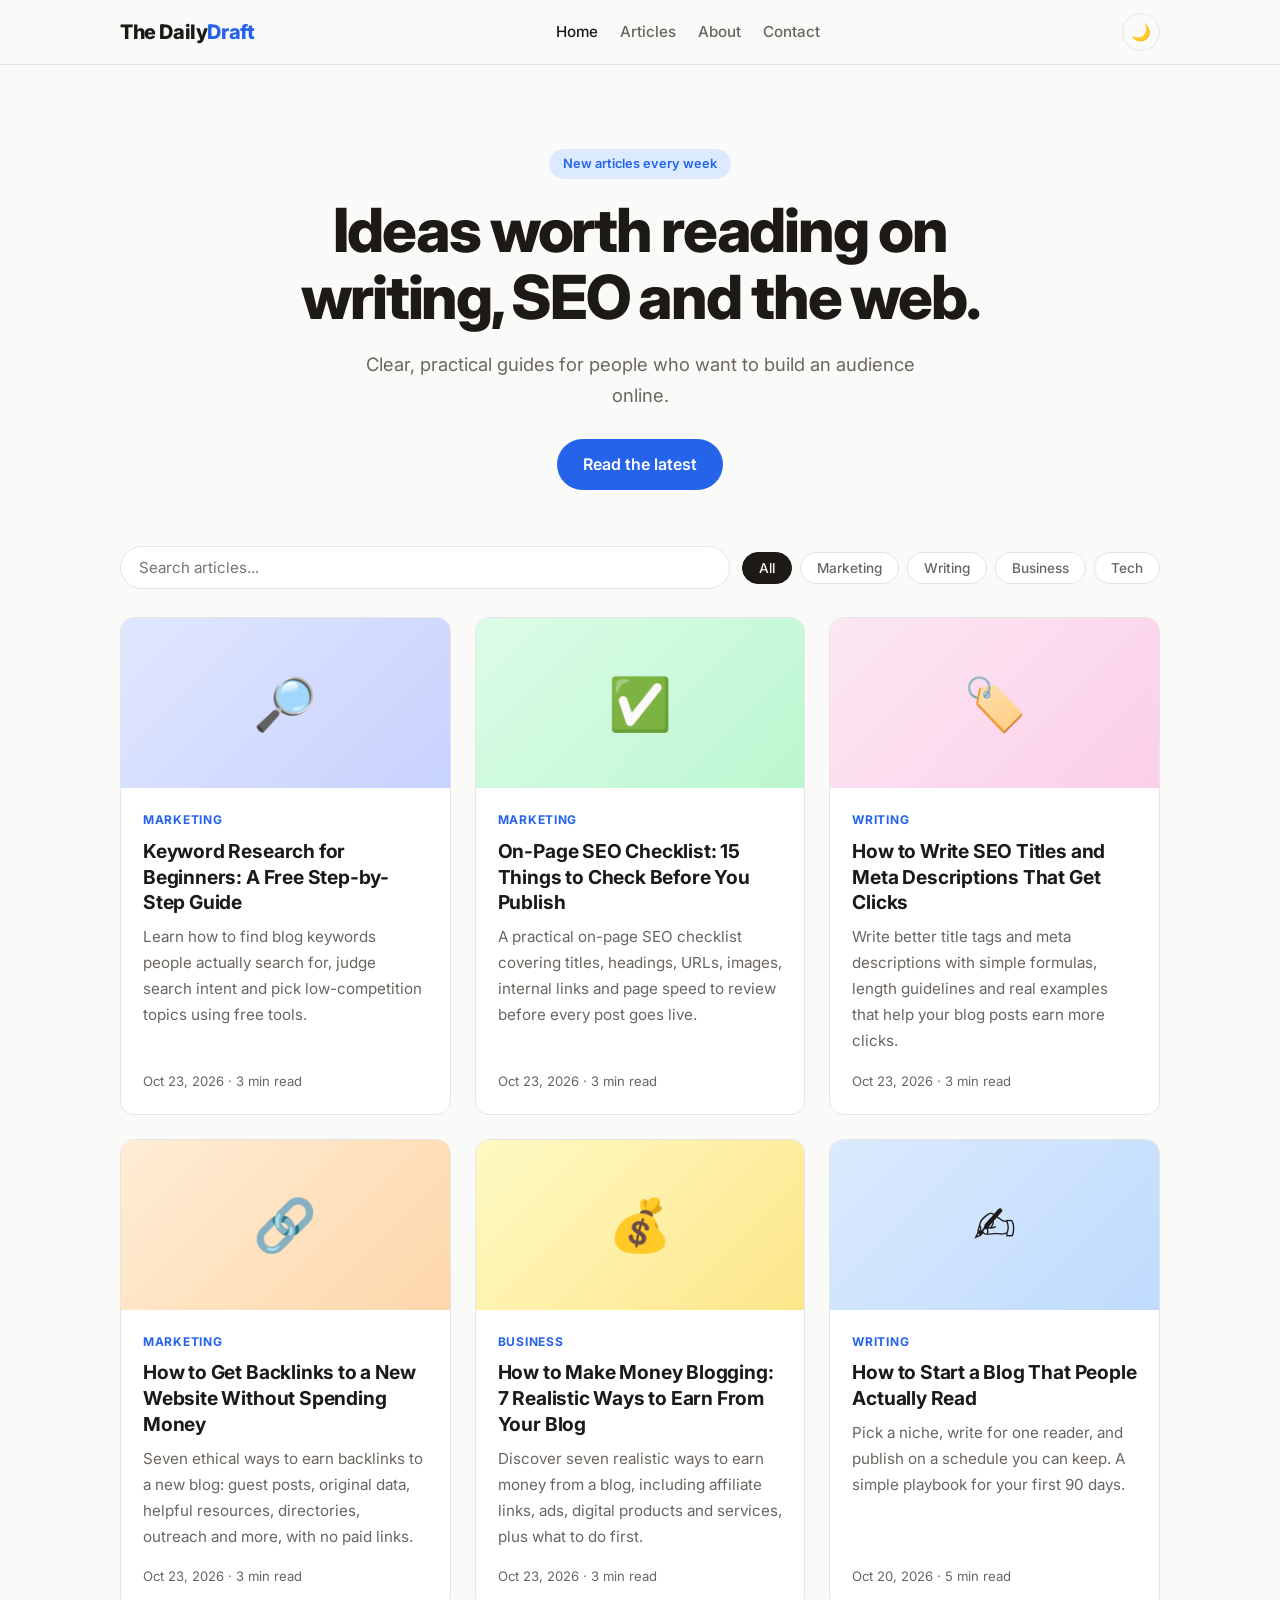
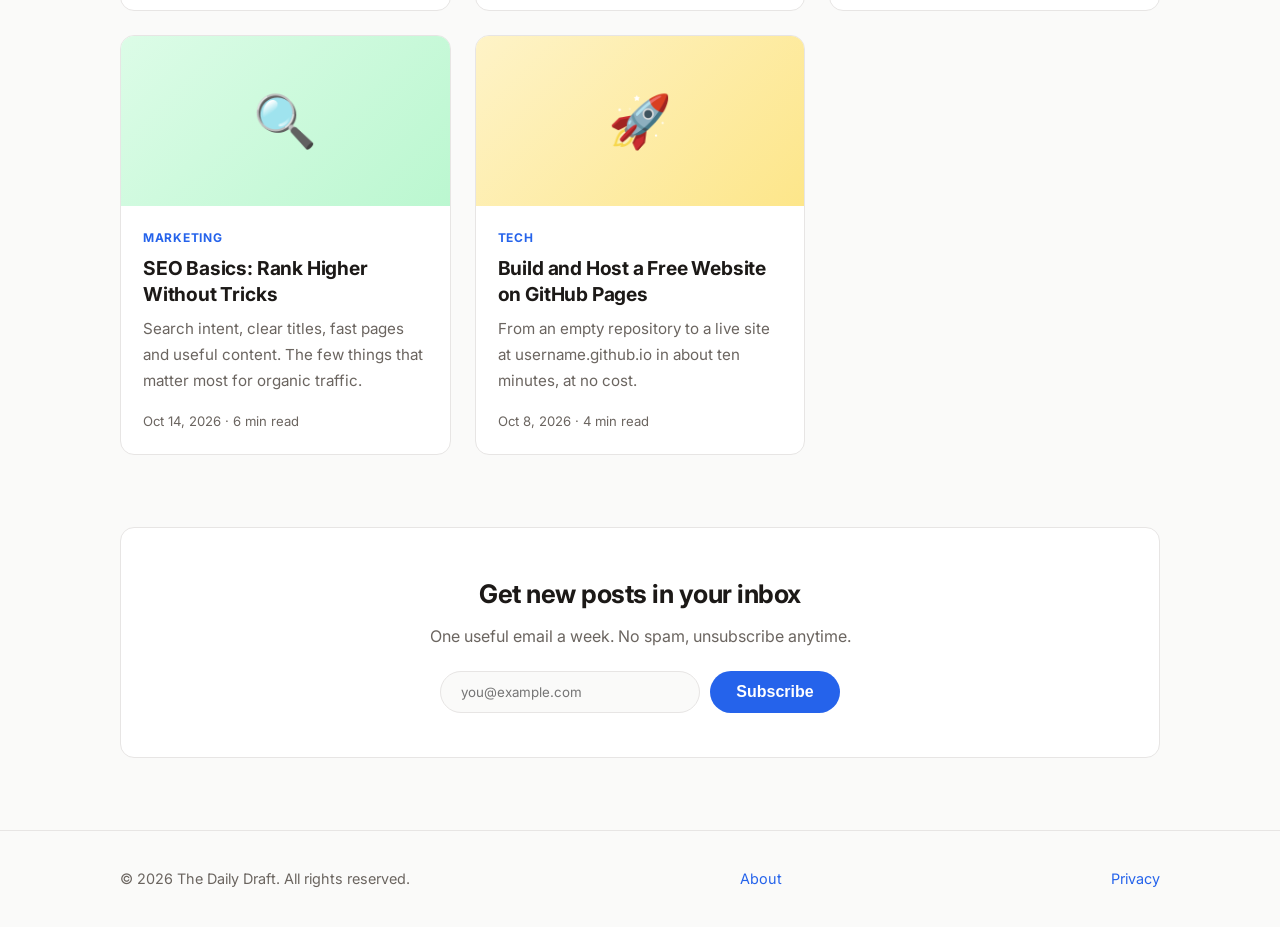
<file: index.html>
<!doctype html>
<html lang="en">
<head>
<meta charset="utf-8">
<meta name="viewport" content="width=device-width,initial-scale=1">
<title>The Daily Draft | Ideas on writing, SEO and the web</title>
<meta name="description" content="Practical articles on writing, SEO and building for the web.">
<meta name="robots" content="index,follow,max-image-preview:large">
<link rel="canonical" href="https://infohumseo-crypto.github.io/news-hub/">
<meta property="og:type" content="website">
<meta property="og:site_name" content="The Daily Draft">
<meta property="og:title" content="The Daily Draft | Ideas on writing, SEO and the web">
<meta property="og:description" content="Practical articles on writing, SEO and building for the web.">
<meta property="og:url" content="https://infohumseo-crypto.github.io/news-hub/">
<meta name="twitter:card" content="summary">
<meta name="twitter:title" content="The Daily Draft | Ideas on writing, SEO and the web">
<meta name="twitter:description" content="Practical articles on writing, SEO and building for the web.">
<script type="application/ld+json">{"@context": "https://schema.org", "@type": "WebSite", "name": "The Daily Draft", "url": "https://infohumseo-crypto.github.io/news-hub/", "inLanguage": "en"}</script>
<meta property="og:title" content="The Daily Draft">
<meta property="og:description" content="Practical articles on writing, SEO and building for the web.">
<meta property="og:type" content="website">
<link rel="preconnect" href="https://fonts.googleapis.com">
<link href="https://fonts.googleapis.com/css2?family=Inter:wght@400;500;600;700;800&family=Merriweather:wght@400;700&display=swap" rel="stylesheet">
<link rel="stylesheet" href="style.css">
</head>
<body data-root="">
<header class="site-header">
  <div class="container nav">
    <a class="logo" href="index.html">The Daily<span>Draft</span></a>
    <ul class="nav-links" id="navLinks">
      <li><a class="active" href="index.html">Home</a></li>
      <li><a href="index.html#posts">Articles</a></li>
      <li><a href="about.html">About</a></li>
      <li><a href="contact.html">Contact</a></li>
    </ul>
    <div>
      <button class="icon-btn" id="themeBtn" aria-label="Toggle dark mode">🌙</button>
      <button class="icon-btn menu-btn" id="menuBtn" aria-label="Menu">☰</button>
    </div>
  </div>
</header>

<main class="container">
  <section class="hero">
    <span class="eyebrow">New articles every week</span>
    <h1>Ideas worth reading on writing, SEO and the web.</h1>
    <p>Clear, practical guides for people who want to build an audience online.</p>
    <a class="btn" href="#posts">Read the latest</a>
  </section>

  <section id="posts">
    <div class="controls">
      <input class="search" id="search" type="search" placeholder="Search articles..." aria-label="Search articles">
      <div class="chips" id="chips"></div>
    </div>
    <div class="grid" id="grid"></div>
  </section>

  <section class="newsletter">
    <h2>Get new posts in your inbox</h2>
    <p>One useful email a week. No spam, unsubscribe anytime.</p>
    <form id="newsletter">
      <input type="email" required placeholder="you@example.com" aria-label="Email address">
      <button class="btn" type="submit">Subscribe</button>
    </form>
  </section>
</main>

<footer class="site-footer">
  <div class="container footer-inner">
    <span>© <span id="year">2026</span> The Daily Draft. All rights reserved.</span>
    <span><a href="about.html">About</a></span>
    <span><a href="privacy.html">Privacy</a></span>
  </div>
</footer>
<script src="script.js"></script>
</body>
</html>
</file>
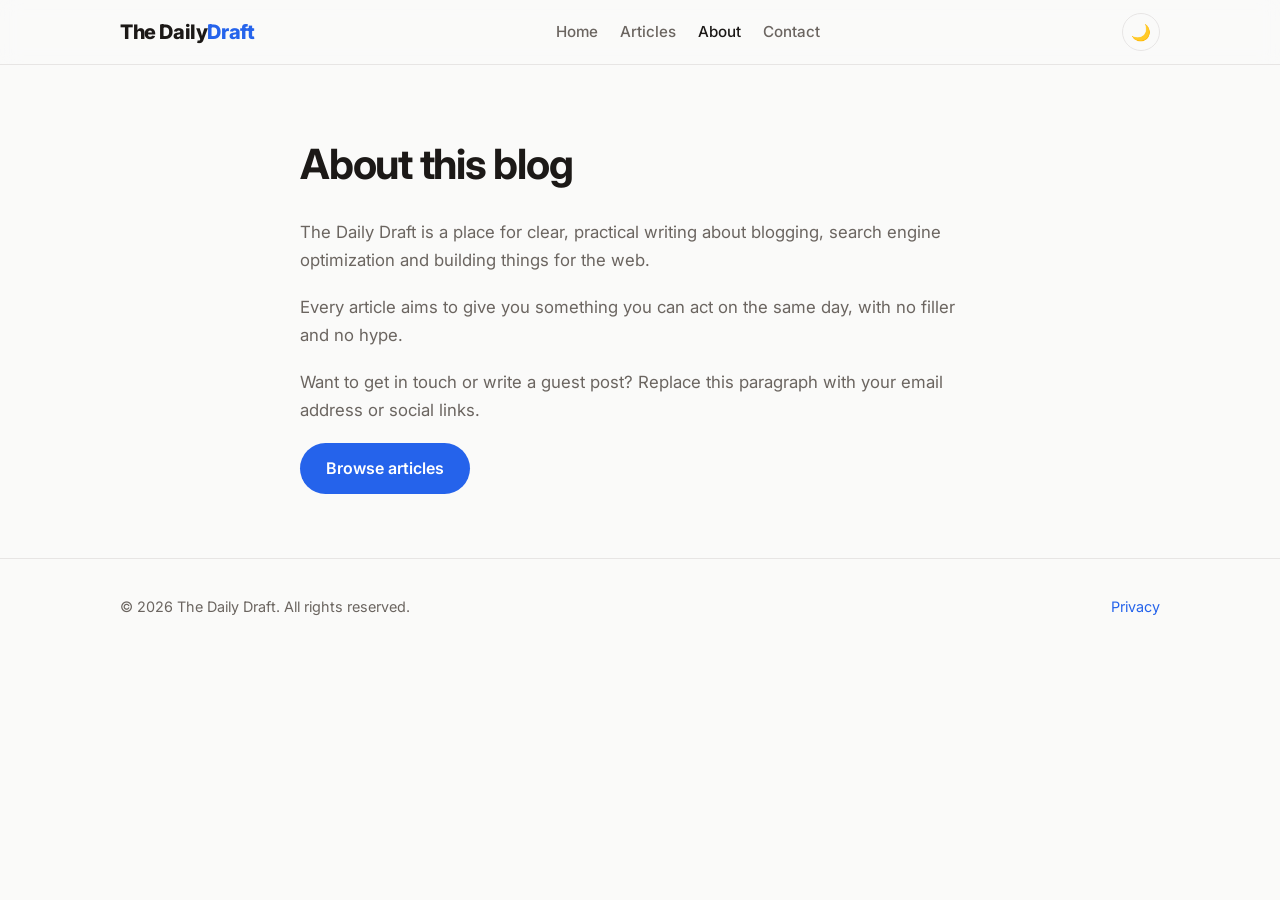
<file: about.html>
<!doctype html>
<html lang="en">
<head>
<meta charset="utf-8">
<meta name="viewport" content="width=device-width,initial-scale=1">
<title>About | The Daily Draft</title>
<meta name="description" content="About The Daily Draft and who writes it.">
<meta name="robots" content="index,follow,max-image-preview:large">
<link rel="canonical" href="https://infohumseo-crypto.github.io/news-hub/about.html">
<meta property="og:type" content="article">
<meta property="og:site_name" content="The Daily Draft">
<meta property="og:title" content="About | The Daily Draft">
<meta property="og:description" content="About The Daily Draft and who writes it.">
<meta property="og:url" content="https://infohumseo-crypto.github.io/news-hub/about.html">
<meta name="twitter:card" content="summary">
<meta name="twitter:title" content="About | The Daily Draft">
<meta name="twitter:description" content="About The Daily Draft and who writes it.">
<link rel="preconnect" href="https://fonts.googleapis.com">
<link href="https://fonts.googleapis.com/css2?family=Inter:wght@400;500;600;700;800&family=Merriweather:wght@400;700&display=swap" rel="stylesheet">
<link rel="stylesheet" href="style.css">
</head>
<body data-root="">
<header class="site-header">
  <div class="container nav">
    <a class="logo" href="index.html">The Daily<span>Draft</span></a>
    <ul class="nav-links" id="navLinks">
      <li><a href="index.html">Home</a></li>
      <li><a href="index.html#posts">Articles</a></li>
      <li><a class="active" href="about.html">About</a></li>
      <li><a href="contact.html">Contact</a></li>
    </ul>
    <div>
      <button class="icon-btn" id="themeBtn" aria-label="Toggle dark mode">🌙</button>
      <button class="icon-btn menu-btn" id="menuBtn" aria-label="Menu">☰</button>
    </div>
  </div>
</header>

<main class="about">
  <h1>About this blog</h1>
  <p>The Daily Draft is a place for clear, practical writing about blogging, search engine optimization and building things for the web.</p>
  <p>Every article aims to give you something you can act on the same day, with no filler and no hype.</p>
  <p>Want to get in touch or write a guest post? Replace this paragraph with your email address or social links.</p>
  <a class="btn" href="index.html#posts">Browse articles</a>
</main>

<footer class="site-footer">
  <div class="container footer-inner">
    <span>© <span id="year">2026</span> The Daily Draft. All rights reserved.</span>
    <span><a href="privacy.html">Privacy</a></span>
  </div>
</footer>
<script src="script.js"></script>
</body>
</html>
</file>
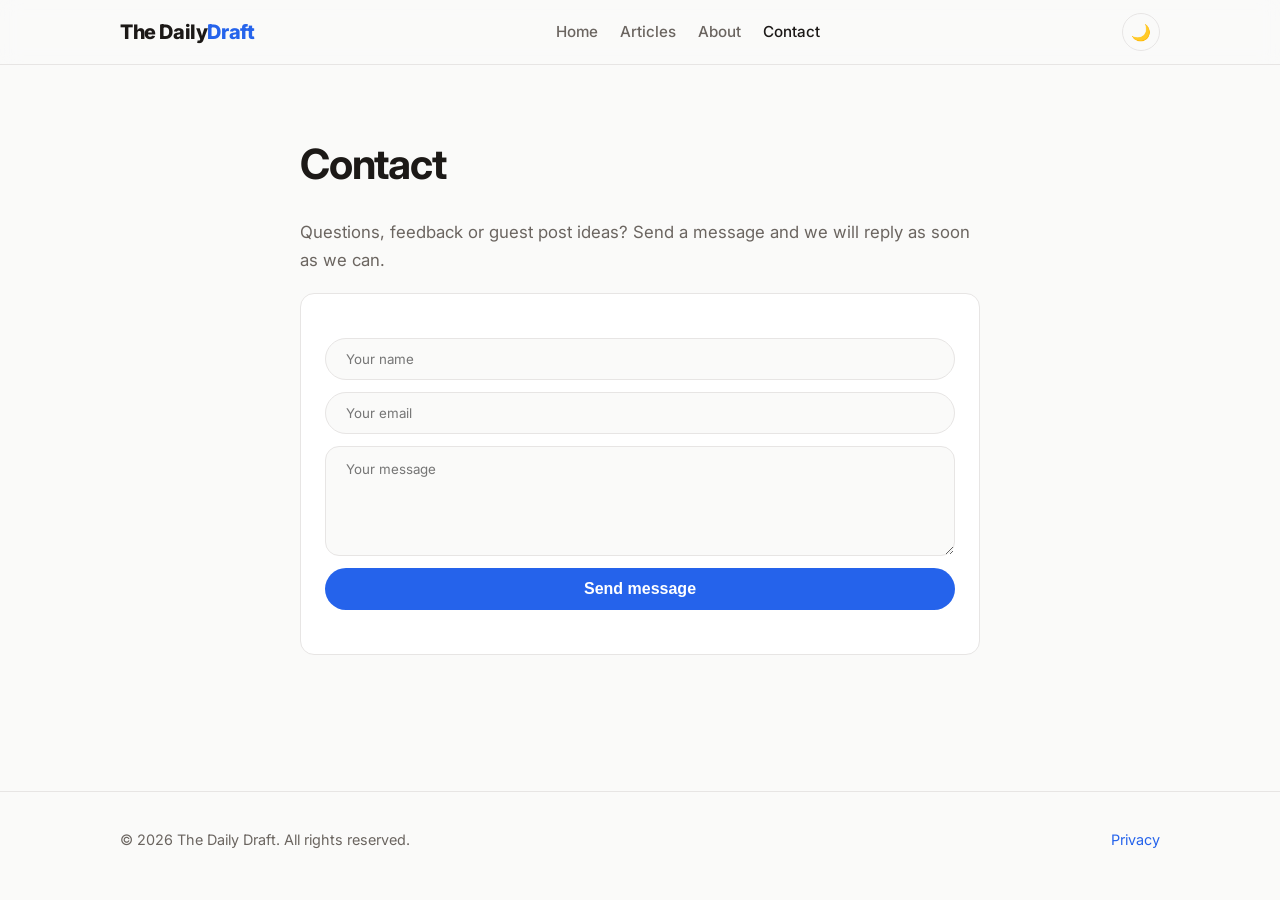
<file: contact.html>
<!doctype html>
<html lang="en">
<head>
<meta charset="utf-8">
<meta name="viewport" content="width=device-width,initial-scale=1">
<title>Contact | The Daily Draft</title>
<meta name="description" content="Get in touch with The Daily Draft.">
<meta name="robots" content="index,follow,max-image-preview:large">
<link rel="canonical" href="https://infohumseo-crypto.github.io/news-hub/contact.html">
<meta property="og:type" content="article">
<meta property="og:site_name" content="The Daily Draft">
<meta property="og:title" content="Contact | The Daily Draft">
<meta property="og:description" content="Get in touch with The Daily Draft.">
<meta property="og:url" content="https://infohumseo-crypto.github.io/news-hub/contact.html">
<meta name="twitter:card" content="summary">
<meta name="twitter:title" content="Contact | The Daily Draft">
<meta name="twitter:description" content="Get in touch with The Daily Draft.">
<link rel="preconnect" href="https://fonts.googleapis.com">
<link href="https://fonts.googleapis.com/css2?family=Inter:wght@400;500;600;700;800&family=Merriweather:wght@400;700&display=swap" rel="stylesheet">
<link rel="stylesheet" href="style.css">
</head>
<body data-root="">
<header class="site-header">
  <div class="container nav">
    <a class="logo" href="index.html">The Daily<span>Draft</span></a>
    <ul class="nav-links" id="navLinks">
      <li><a href="index.html">Home</a></li>
      <li><a href="index.html#posts">Articles</a></li>
      <li><a href="about.html">About</a></li>
      <li><a class="active" href="contact.html">Contact</a></li>
    </ul>
    <div>
      <button class="icon-btn" id="themeBtn" aria-label="Toggle dark mode">🌙</button>
      <button class="icon-btn menu-btn" id="menuBtn" aria-label="Menu">☰</button>
    </div>
  </div>
</header>

<main class="about">
  <h1>Contact</h1>
  <p>Questions, feedback or guest post ideas? Send a message and we will reply as soon as we can.</p>
  <form class="newsletter" style="text-align:left;display:grid;gap:12px" action="mailto:your-email@example.com" method="post" enctype="text/plain">
    <input type="text" name="name" required placeholder="Your name" aria-label="Your name" style="min-width:0">
    <input type="email" name="email" required placeholder="Your email" aria-label="Your email" style="min-width:0">
    <textarea name="message" required rows="5" placeholder="Your message" aria-label="Your message" style="padding:14px 20px;border-radius:14px;border:1px solid var(--border);background:var(--bg);color:var(--text);font-family:inherit"></textarea>
    <button class="btn" type="submit">Send message</button>
  </form>
</main>

<footer class="site-footer">
  <div class="container footer-inner">
    <span>© <span id="year">2026</span> The Daily Draft. All rights reserved.</span>
    <span><a href="privacy.html">Privacy</a></span>
  </div>
</footer>
<script src="script.js"></script>
</body>
</html>
</file>
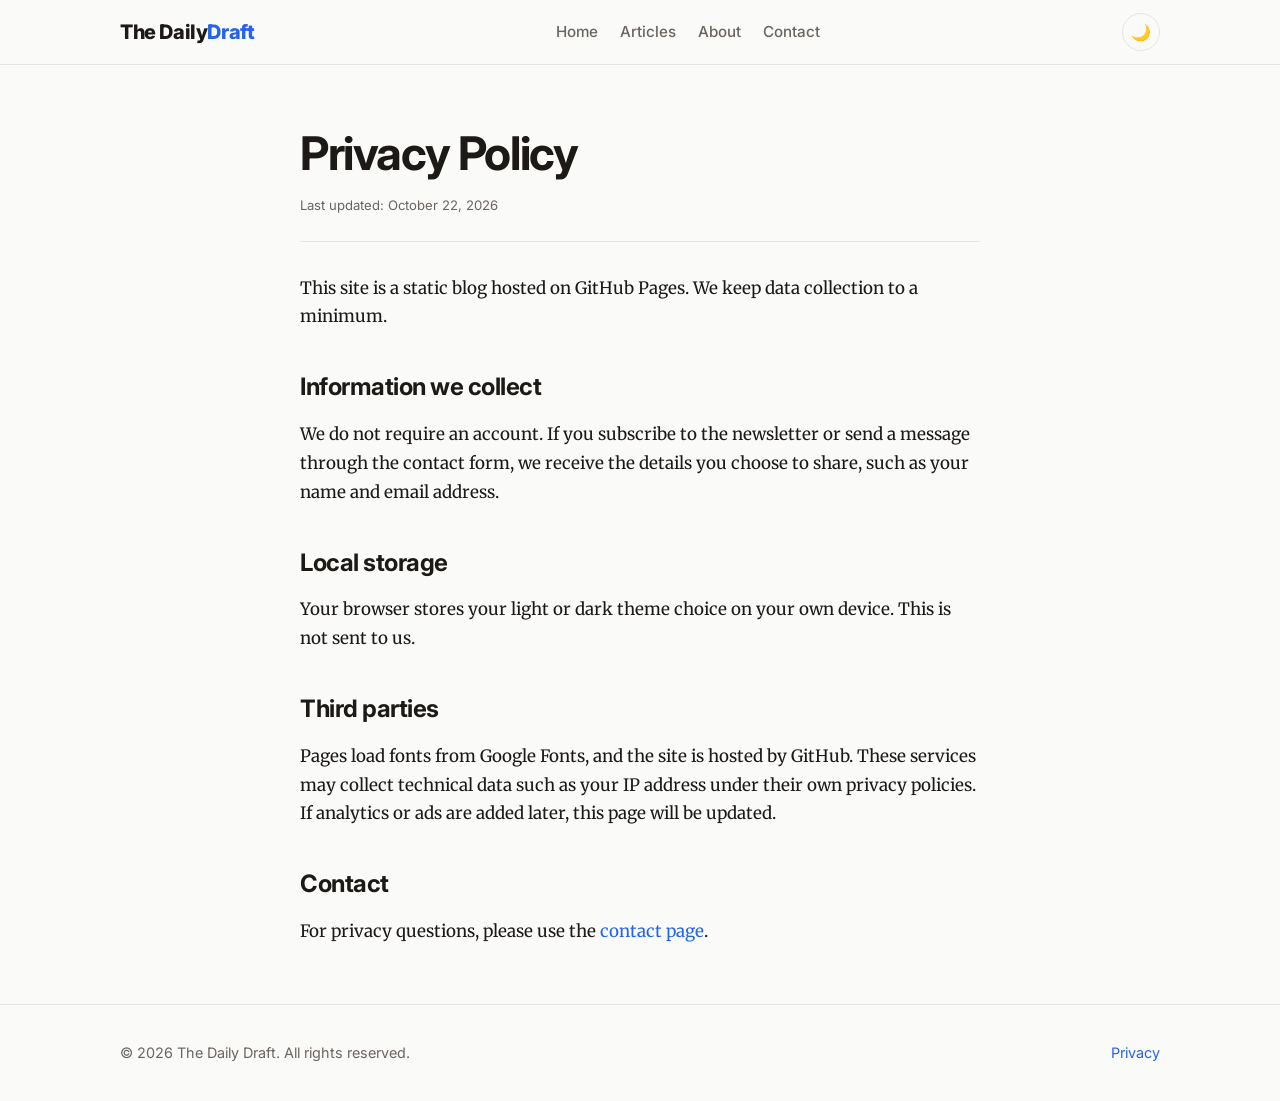
<file: privacy.html>
<!doctype html>
<html lang="en">
<head>
<meta charset="utf-8">
<meta name="viewport" content="width=device-width,initial-scale=1">
<title>Privacy Policy | The Daily Draft</title>
<meta name="description" content="How The Daily Draft handles your information.">
<meta name="robots" content="index,follow,max-image-preview:large">
<link rel="canonical" href="https://infohumseo-crypto.github.io/news-hub/privacy.html">
<meta property="og:type" content="article">
<meta property="og:site_name" content="The Daily Draft">
<meta property="og:title" content="Privacy Policy | The Daily Draft">
<meta property="og:description" content="How The Daily Draft handles your information.">
<meta property="og:url" content="https://infohumseo-crypto.github.io/news-hub/privacy.html">
<meta name="twitter:card" content="summary">
<meta name="twitter:title" content="Privacy Policy | The Daily Draft">
<meta name="twitter:description" content="How The Daily Draft handles your information.">
<link rel="preconnect" href="https://fonts.googleapis.com">
<link href="https://fonts.googleapis.com/css2?family=Inter:wght@400;500;600;700;800&family=Merriweather:wght@400;700&display=swap" rel="stylesheet">
<link rel="stylesheet" href="style.css">
</head>
<body data-root="">
<header class="site-header">
  <div class="container nav">
    <a class="logo" href="index.html">The Daily<span>Draft</span></a>
    <ul class="nav-links" id="navLinks">
      <li><a href="index.html">Home</a></li>
      <li><a href="index.html#posts">Articles</a></li>
      <li><a href="about.html">About</a></li>
      <li><a href="contact.html">Contact</a></li>
    </ul>
    <div>
      <button class="icon-btn" id="themeBtn" aria-label="Toggle dark mode">🌙</button>
      <button class="icon-btn menu-btn" id="menuBtn" aria-label="Menu">☰</button>
    </div>
  </div>
</header>

<main class="article">
  <h1>Privacy Policy</h1>
  <div class="meta">Last updated: October 22, 2026</div>

  <p>This site is a static blog hosted on GitHub Pages. We keep data collection to a minimum.</p>

  <h2>Information we collect</h2>
  <p>We do not require an account. If you subscribe to the newsletter or send a message through the contact form, we receive the details you choose to share, such as your name and email address.</p>

  <h2>Local storage</h2>
  <p>Your browser stores your light or dark theme choice on your own device. This is not sent to us.</p>

  <h2>Third parties</h2>
  <p>Pages load fonts from Google Fonts, and the site is hosted by GitHub. These services may collect technical data such as your IP address under their own privacy policies. If analytics or ads are added later, this page will be updated.</p>

  <h2>Contact</h2>
  <p>For privacy questions, please use the <a href="contact.html">contact page</a>.</p>
</main>

<footer class="site-footer">
  <div class="container footer-inner">
    <span>© <span id="year">2026</span> The Daily Draft. All rights reserved.</span>
    <span><a href="privacy.html">Privacy</a></span>
  </div>
</footer>
<script src="script.js"></script>
</body>
</html>
</file>
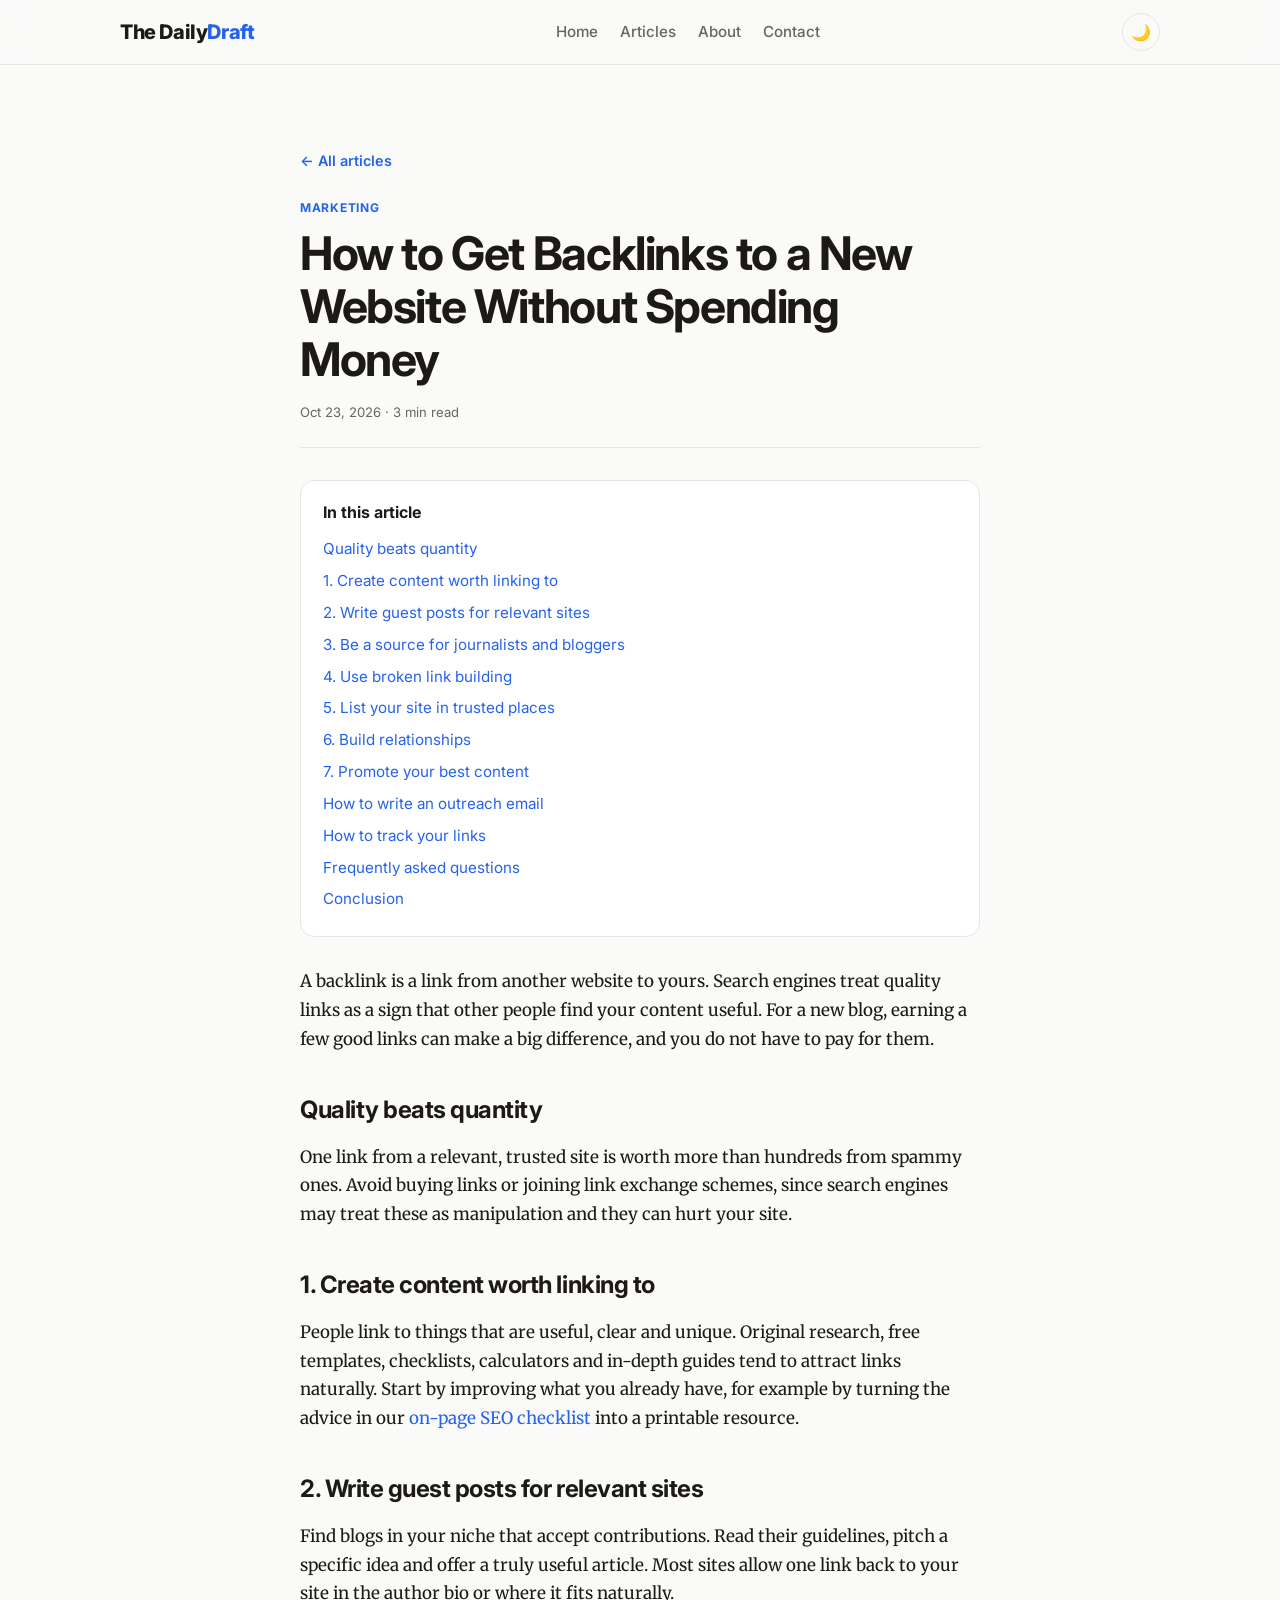
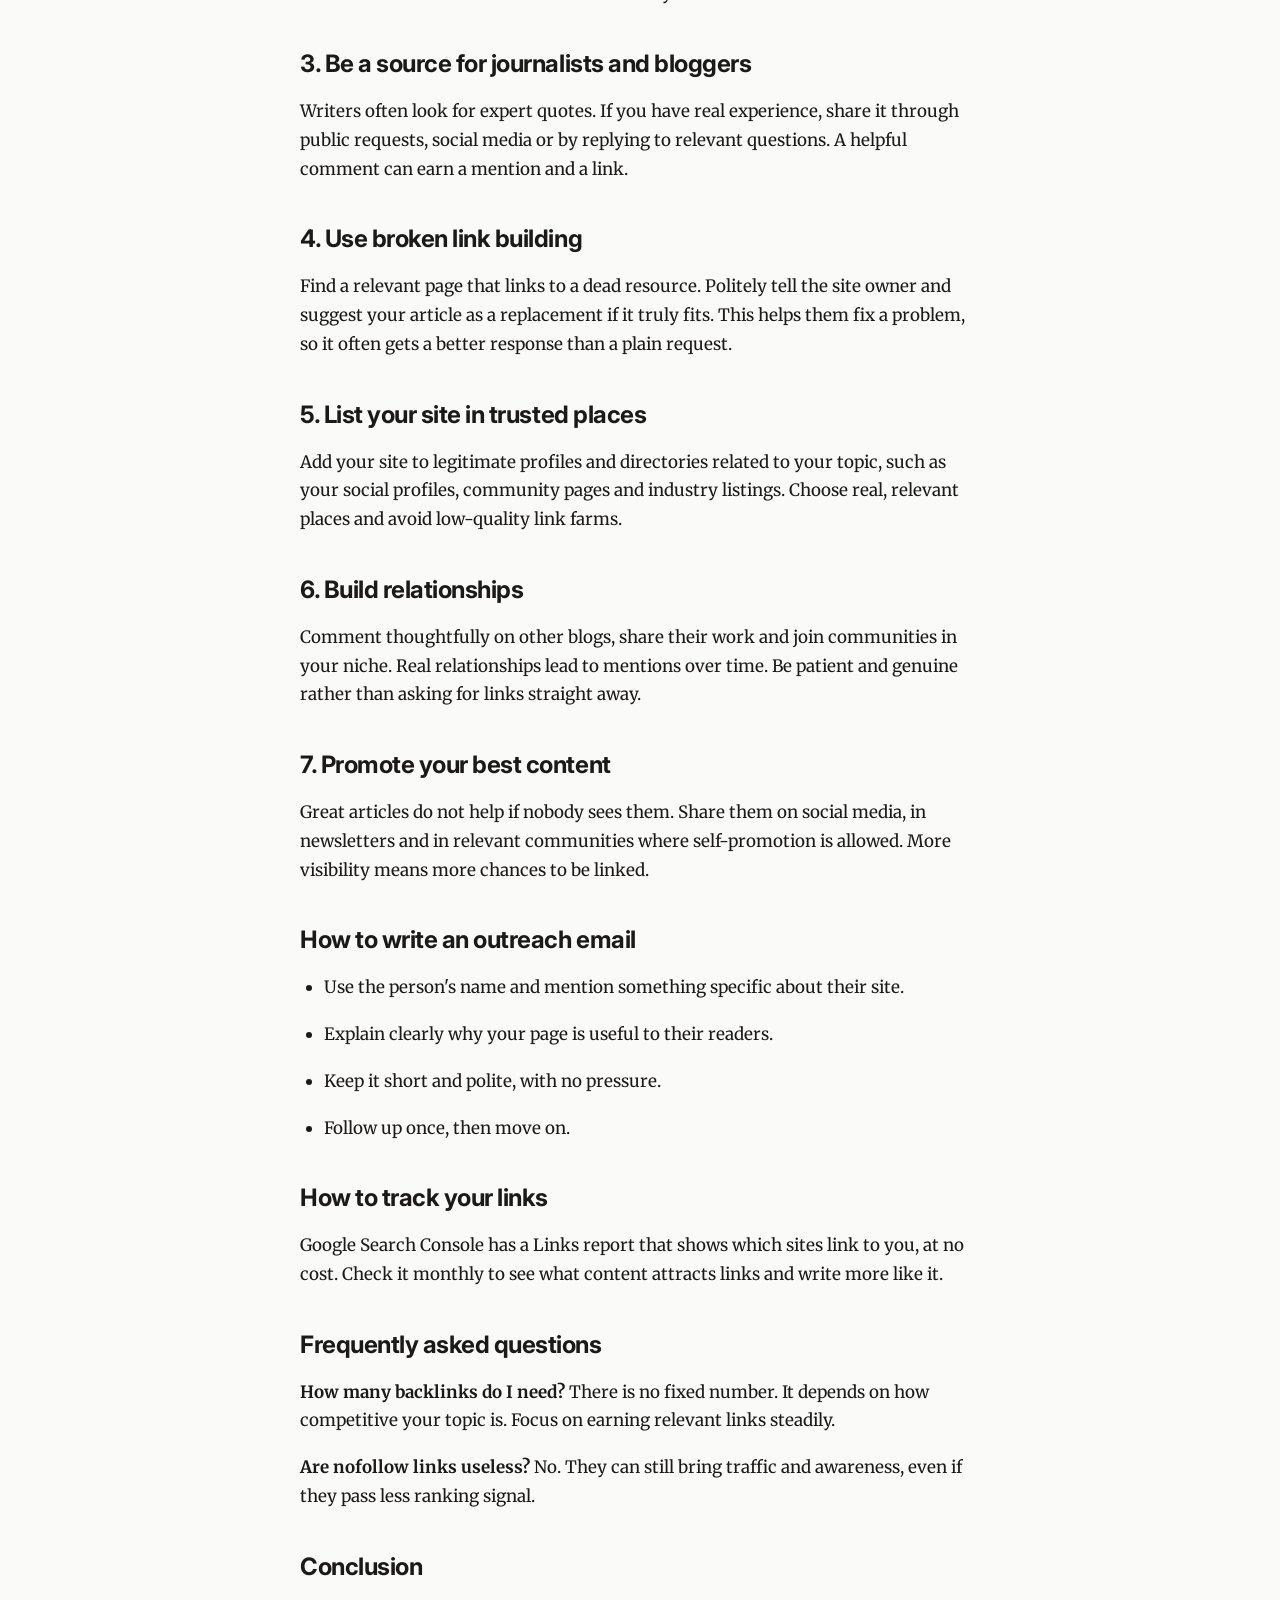
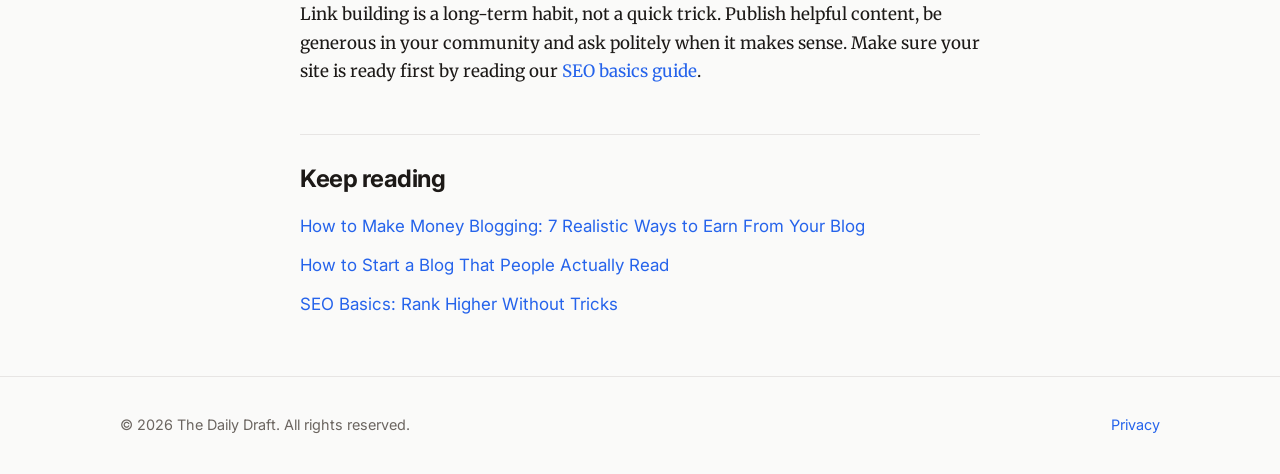
<file: posts/get-backlinks-to-a-new-website.html>
<!doctype html>
<html lang="en">
<head>
<meta charset="utf-8">
<meta name="viewport" content="width=device-width,initial-scale=1">
<title>How to Get Backlinks to a New Website Without Spending Money | The Daily Draft</title>
<meta name="description" content="Seven ethical ways to earn backlinks to a new blog: guest posts, original data, helpful resources, directories, outreach and more, with no paid links.">
<meta name="keywords" content="backlinks, link building, get backlinks, guest posting, off-page SEO, new website SEO">
<meta name="robots" content="index,follow,max-image-preview:large">
<link rel="canonical" href="https://infohumseo-crypto.github.io/news-hub/posts/get-backlinks-to-a-new-website.html">
<meta property="og:type" content="article">
<meta property="og:site_name" content="The Daily Draft">
<meta property="og:title" content="How to Get Backlinks to a New Website Without Spending Money">
<meta property="og:description" content="Seven ethical ways to earn backlinks to a new blog: guest posts, original data, helpful resources, directories, outreach and more, with no paid links.">
<meta property="og:url" content="https://infohumseo-crypto.github.io/news-hub/posts/get-backlinks-to-a-new-website.html">
<meta property="article:published_time" content="2026-10-23">
<meta property="article:section" content="Marketing">
<meta name="twitter:card" content="summary">
<meta name="twitter:title" content="How to Get Backlinks to a New Website Without Spending Money">
<meta name="twitter:description" content="Seven ethical ways to earn backlinks to a new blog: guest posts, original data, helpful resources, directories, outreach and more, with no paid links.">
<script type="application/ld+json">{"@context": "https://schema.org", "@type": "BlogPosting", "headline": "How to Get Backlinks to a New Website Without Spending Money", "description": "Seven ethical ways to earn backlinks to a new blog: guest posts, original data, helpful resources, directories, outreach and more, with no paid links.", "datePublished": "2026-10-23", "dateModified": "2026-10-23", "mainEntityOfPage": {"@type": "WebPage", "@id": "https://infohumseo-crypto.github.io/news-hub/posts/get-backlinks-to-a-new-website.html"}, "author": {"@type": "Organization", "name": "The Daily Draft"}, "publisher": {"@type": "Organization", "name": "The Daily Draft"}, "keywords": "backlinks, link building, get backlinks, guest posting, off-page SEO, new website SEO", "wordCount": 550, "inLanguage": "en"}</script>
<script type="application/ld+json">{"@context": "https://schema.org", "@type": "BreadcrumbList", "itemListElement": [{"@type": "ListItem", "position": 1, "name": "Home", "item": "https://infohumseo-crypto.github.io/news-hub/"}, {"@type": "ListItem", "position": 2, "name": "Marketing", "item": "https://infohumseo-crypto.github.io/news-hub/#posts"}, {"@type": "ListItem", "position": 3, "name": "How to Get Backlinks to a New Website Without Spending Money", "item": "https://infohumseo-crypto.github.io/news-hub/posts/get-backlinks-to-a-new-website.html"}]}</script>
<link rel="preconnect" href="https://fonts.googleapis.com">
<link href="https://fonts.googleapis.com/css2?family=Inter:wght@400;500;600;700;800&family=Merriweather:wght@400;700&display=swap" rel="stylesheet">
<link rel="stylesheet" href="../style.css">
</head>
<body data-root="../">
<div class="progress" id="progress"></div>
<header class="site-header">
  <div class="container nav">
    <a class="logo" href="../index.html">The Daily<span>Draft</span></a>
    <ul class="nav-links" id="navLinks">
      <li><a href="../index.html">Home</a></li>
      <li><a href="../index.html#posts">Articles</a></li>
      <li><a href="../about.html">About</a></li>
      <li><a href="../contact.html">Contact</a></li>
    </ul>
    <div>
      <button class="icon-btn" id="themeBtn" aria-label="Toggle dark mode">🌙</button>
      <button class="icon-btn menu-btn" id="menuBtn" aria-label="Menu">☰</button>
    </div>
  </div>
</header>

<main class="article">
  <a class="back" href="../index.html">← All articles</a>
  <span class="tag" style="margin-top:24px">Marketing</span>
  <h1>How to Get Backlinks to a New Website Without Spending Money</h1>
  <div class="meta"><time datetime="2026-10-23">Oct 23, 2026</time> · 3 min read</div>
  <nav class="toc" aria-label="Table of contents"><strong>In this article</strong><ul><li><a href="#quality-beats-quantity">Quality beats quantity</a></li><li><a href="#1-create-content-worth-linking-to">1. Create content worth linking to</a></li><li><a href="#2-write-guest-posts-for-relevant-sites">2. Write guest posts for relevant sites</a></li><li><a href="#3-be-a-source-for-journalists-and-bloggers">3. Be a source for journalists and bloggers</a></li><li><a href="#4-use-broken-link-building">4. Use broken link building</a></li><li><a href="#5-list-your-site-in-trusted-places">5. List your site in trusted places</a></li><li><a href="#6-build-relationships">6. Build relationships</a></li><li><a href="#7-promote-your-best-content">7. Promote your best content</a></li><li><a href="#how-to-write-an-outreach-email">How to write an outreach email</a></li><li><a href="#how-to-track-your-links">How to track your links</a></li><li><a href="#frequently-asked-questions">Frequently asked questions</a></li><li><a href="#conclusion">Conclusion</a></li></ul></nav>
<p>A backlink is a link from another website to yours. Search engines treat quality links as a sign that other people find your content useful. For a new blog, earning a few good links can make a big difference, and you do not have to pay for them.</p>

<h2 id="quality-beats-quantity">Quality beats quantity</h2>
<p>One link from a relevant, trusted site is worth more than hundreds from spammy ones. Avoid buying links or joining link exchange schemes, since search engines may treat these as manipulation and they can hurt your site.</p>

<h2 id="1-create-content-worth-linking-to">1. Create content worth linking to</h2>
<p>People link to things that are useful, clear and unique. Original research, free templates, checklists, calculators and in-depth guides tend to attract links naturally. Start by improving what you already have, for example by turning the advice in our <a href="on-page-seo-checklist.html">on-page SEO checklist</a> into a printable resource.</p>

<h2 id="2-write-guest-posts-for-relevant-sites">2. Write guest posts for relevant sites</h2>
<p>Find blogs in your niche that accept contributions. Read their guidelines, pitch a specific idea and offer a truly useful article. Most sites allow one link back to your site in the author bio or where it fits naturally.</p>

<h2 id="3-be-a-source-for-journalists-and-bloggers">3. Be a source for journalists and bloggers</h2>
<p>Writers often look for expert quotes. If you have real experience, share it through public requests, social media or by replying to relevant questions. A helpful comment can earn a mention and a link.</p>

<h2 id="4-use-broken-link-building">4. Use broken link building</h2>
<p>Find a relevant page that links to a dead resource. Politely tell the site owner and suggest your article as a replacement if it truly fits. This helps them fix a problem, so it often gets a better response than a plain request.</p>

<h2 id="5-list-your-site-in-trusted-places">5. List your site in trusted places</h2>
<p>Add your site to legitimate profiles and directories related to your topic, such as your social profiles, community pages and industry listings. Choose real, relevant places and avoid low-quality link farms.</p>

<h2 id="6-build-relationships">6. Build relationships</h2>
<p>Comment thoughtfully on other blogs, share their work and join communities in your niche. Real relationships lead to mentions over time. Be patient and genuine rather than asking for links straight away.</p>

<h2 id="7-promote-your-best-content">7. Promote your best content</h2>
<p>Great articles do not help if nobody sees them. Share them on social media, in newsletters and in relevant communities where self-promotion is allowed. More visibility means more chances to be linked.</p>

<h2 id="how-to-write-an-outreach-email">How to write an outreach email</h2>
<ul>
  <li>Use the person's name and mention something specific about their site.</li>
  <li>Explain clearly why your page is useful to their readers.</li>
  <li>Keep it short and polite, with no pressure.</li>
  <li>Follow up once, then move on.</li>
</ul>

<h2 id="how-to-track-your-links">How to track your links</h2>
<p>Google Search Console has a Links report that shows which sites link to you, at no cost. Check it monthly to see what content attracts links and write more like it.</p>

<h2 id="frequently-asked-questions">Frequently asked questions</h2>
<p><strong>How many backlinks do I need?</strong> There is no fixed number. It depends on how competitive your topic is. Focus on earning relevant links steadily.</p>
<p><strong>Are nofollow links useless?</strong> No. They can still bring traffic and awareness, even if they pass less ranking signal.</p>

<h2 id="conclusion">Conclusion</h2>
<p>Link building is a long-term habit, not a quick trick. Publish helpful content, be generous in your community and ask politely when it makes sense. Make sure your site is ready first by reading our <a href="seo-basics.html">SEO basics guide</a>.</p>
  <aside class="related"><h2>Keep reading</h2><ul><li><a href="how-to-make-money-blogging.html">How to Make Money Blogging: 7 Realistic Ways to Earn From Your Blog</a></li><li><a href="start-a-blog.html">How to Start a Blog That People Actually Read</a></li><li><a href="seo-basics.html">SEO Basics: Rank Higher Without Tricks</a></li></ul></aside>
</main>

<footer class="site-footer">
  <div class="container footer-inner">
    <span>© <span id="year">2026</span> The Daily Draft. All rights reserved.</span>
    <span><a href="../privacy.html">Privacy</a></span>
  </div>
</footer>
<script src="../script.js"></script>
</body>
</html>
</file>
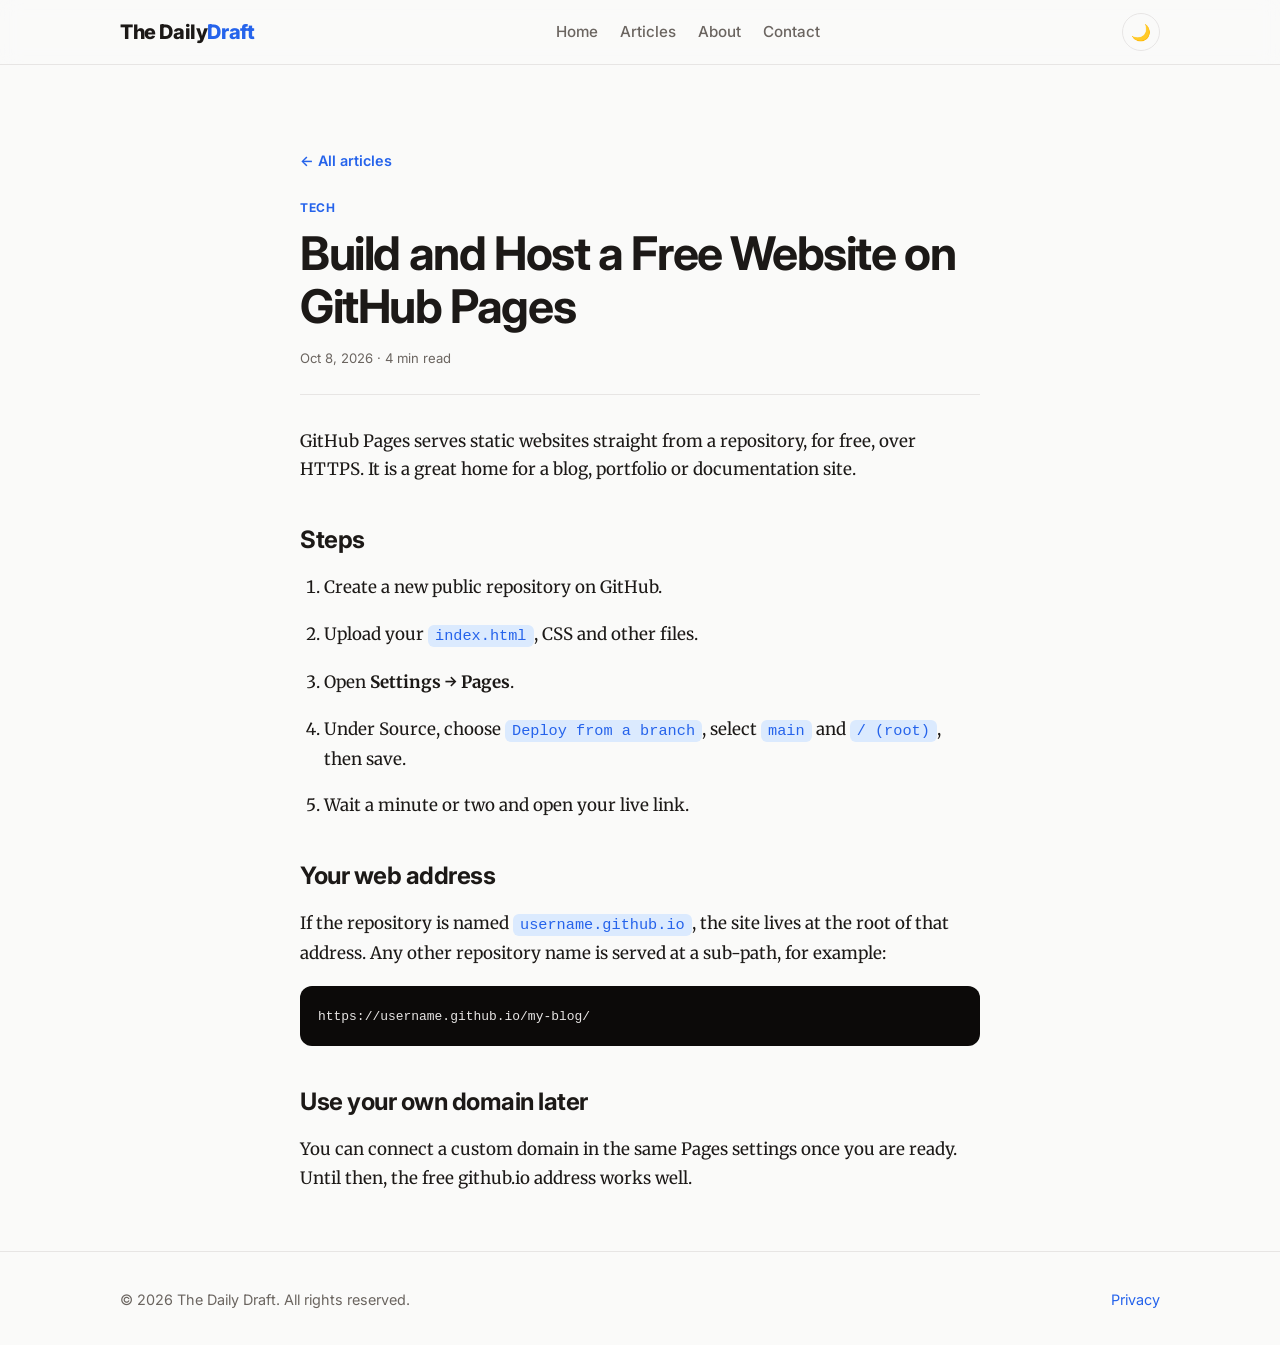
<file: posts/github-pages-guide.html>
<!doctype html>
<html lang="en">
<head>
<meta charset="utf-8">
<meta name="viewport" content="width=device-width,initial-scale=1">
<title>Build and Host a Free Website on GitHub Pages | The Daily Draft</title>
<meta name="description" content="From an empty repository to a live site at username.github.io in about ten minutes.">
<meta name="robots" content="index,follow,max-image-preview:large">
<link rel="canonical" href="https://infohumseo-crypto.github.io/news-hub/posts/github-pages-guide.html">
<meta property="og:type" content="article">
<meta property="og:site_name" content="The Daily Draft">
<meta property="og:title" content="Build and Host a Free Website on GitHub Pages | The Daily Draft">
<meta property="og:description" content="From an empty repository to a live site at username.github.io in about ten minutes.">
<meta property="og:url" content="https://infohumseo-crypto.github.io/news-hub/posts/github-pages-guide.html">
<meta name="twitter:card" content="summary">
<meta name="twitter:title" content="Build and Host a Free Website on GitHub Pages | The Daily Draft">
<meta name="twitter:description" content="From an empty repository to a live site at username.github.io in about ten minutes.">
<link rel="preconnect" href="https://fonts.googleapis.com">
<link href="https://fonts.googleapis.com/css2?family=Inter:wght@400;500;600;700;800&family=Merriweather:wght@400;700&display=swap" rel="stylesheet">
<link rel="stylesheet" href="../style.css">
</head>
<body data-root="../">
<div class="progress" id="progress"></div>
<header class="site-header">
  <div class="container nav">
    <a class="logo" href="../index.html">The Daily<span>Draft</span></a>
    <ul class="nav-links" id="navLinks">
      <li><a href="../index.html">Home</a></li>
      <li><a href="../index.html#posts">Articles</a></li>
      <li><a href="../about.html">About</a></li>
      <li><a href="../contact.html">Contact</a></li>
    </ul>
    <div>
      <button class="icon-btn" id="themeBtn" aria-label="Toggle dark mode">🌙</button>
      <button class="icon-btn menu-btn" id="menuBtn" aria-label="Menu">☰</button>
    </div>
  </div>
</header>

<main class="article">
  <a class="back" href="../index.html">← All articles</a>
  <span class="tag" style="margin-top:24px">Tech</span>
  <h1>Build and Host a Free Website on GitHub Pages</h1>
  <div class="meta">Oct 8, 2026 · 4 min read</div>

  <p>GitHub Pages serves static websites straight from a repository, for free, over HTTPS. It is a great home for a blog, portfolio or documentation site.</p>

  <h2>Steps</h2>
  <ol>
    <li>Create a new public repository on GitHub.</li>
    <li>Upload your <code>index.html</code>, CSS and other files.</li>
    <li>Open <strong>Settings → Pages</strong>.</li>
    <li>Under Source, choose <code>Deploy from a branch</code>, select <code>main</code> and <code>/ (root)</code>, then save.</li>
    <li>Wait a minute or two and open your live link.</li>
  </ol>

  <h2>Your web address</h2>
  <p>If the repository is named <code>username.github.io</code>, the site lives at the root of that address. Any other repository name is served at a sub-path, for example:</p>
  <pre><code>https://username.github.io/my-blog/</code></pre>

  <h2>Use your own domain later</h2>
  <p>You can connect a custom domain in the same Pages settings once you are ready. Until then, the free github.io address works well.</p>
</main>

<footer class="site-footer">
  <div class="container footer-inner">
    <span>© <span id="year">2026</span> The Daily Draft. All rights reserved.</span>
    <span><a href="../privacy.html">Privacy</a></span>
  </div>
</footer>
<script src="../script.js"></script>
</body>
</html>
</file>
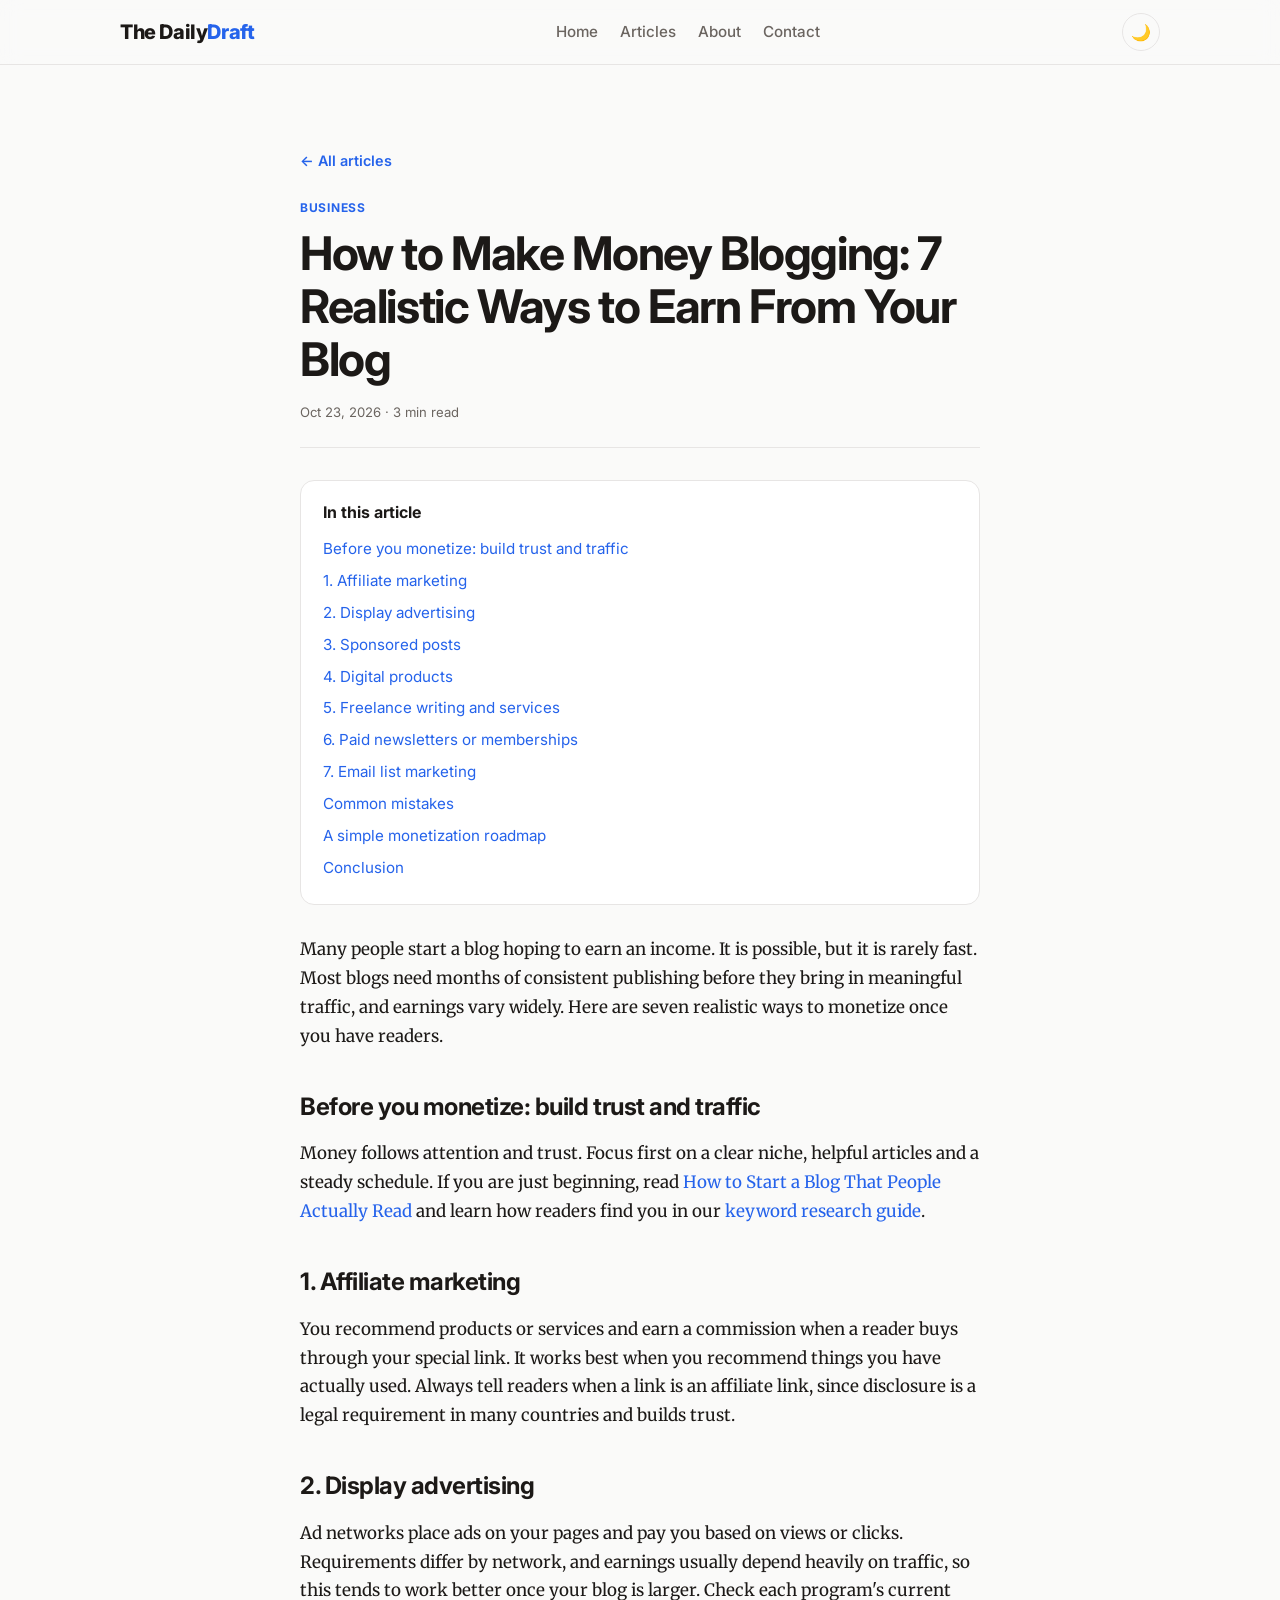
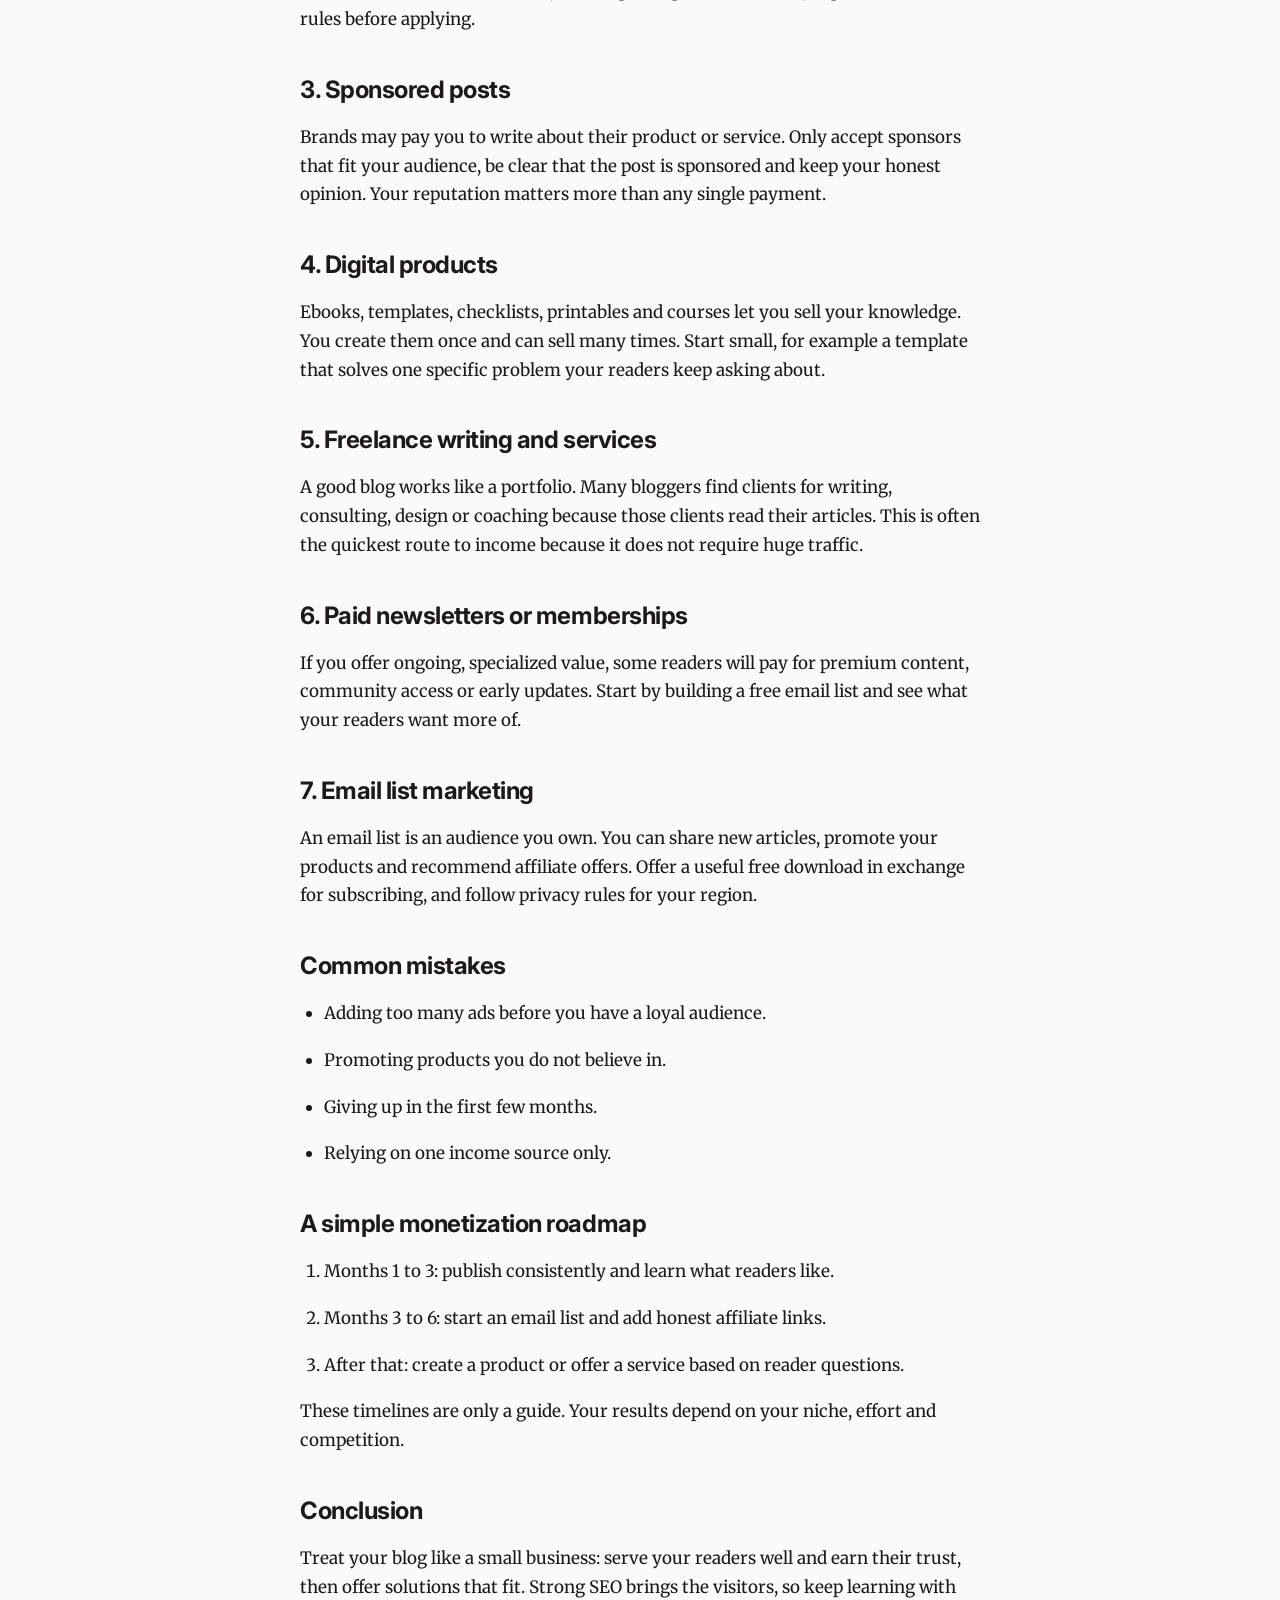
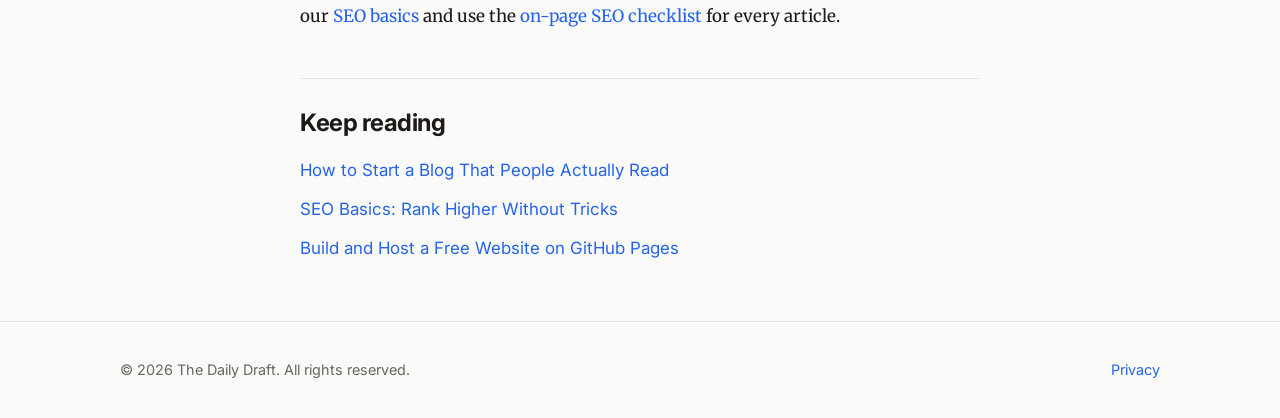
<file: posts/how-to-make-money-blogging.html>
<!doctype html>
<html lang="en">
<head>
<meta charset="utf-8">
<meta name="viewport" content="width=device-width,initial-scale=1">
<title>How to Make Money Blogging: 7 Realistic Ways to Earn From Your Blog | The Daily Draft</title>
<meta name="description" content="Discover seven realistic ways to earn money from a blog, including affiliate links, ads, digital products and services, plus what to do first.">
<meta name="keywords" content="make money blogging, blog monetization, affiliate marketing, blogging income, sell digital products">
<meta name="robots" content="index,follow,max-image-preview:large">
<link rel="canonical" href="https://infohumseo-crypto.github.io/news-hub/posts/how-to-make-money-blogging.html">
<meta property="og:type" content="article">
<meta property="og:site_name" content="The Daily Draft">
<meta property="og:title" content="How to Make Money Blogging: 7 Realistic Ways to Earn From Your Blog">
<meta property="og:description" content="Discover seven realistic ways to earn money from a blog, including affiliate links, ads, digital products and services, plus what to do first.">
<meta property="og:url" content="https://infohumseo-crypto.github.io/news-hub/posts/how-to-make-money-blogging.html">
<meta property="article:published_time" content="2026-10-23">
<meta property="article:section" content="Business">
<meta name="twitter:card" content="summary">
<meta name="twitter:title" content="How to Make Money Blogging: 7 Realistic Ways to Earn From Your Blog">
<meta name="twitter:description" content="Discover seven realistic ways to earn money from a blog, including affiliate links, ads, digital products and services, plus what to do first.">
<script type="application/ld+json">{"@context": "https://schema.org", "@type": "BlogPosting", "headline": "How to Make Money Blogging: 7 Realistic Ways to Earn From Your Blog", "description": "Discover seven realistic ways to earn money from a blog, including affiliate links, ads, digital products and services, plus what to do first.", "datePublished": "2026-10-23", "dateModified": "2026-10-23", "mainEntityOfPage": {"@type": "WebPage", "@id": "https://infohumseo-crypto.github.io/news-hub/posts/how-to-make-money-blogging.html"}, "author": {"@type": "Organization", "name": "The Daily Draft"}, "publisher": {"@type": "Organization", "name": "The Daily Draft"}, "keywords": "make money blogging, blog monetization, affiliate marketing, blogging income, sell digital products", "wordCount": 528, "inLanguage": "en"}</script>
<script type="application/ld+json">{"@context": "https://schema.org", "@type": "BreadcrumbList", "itemListElement": [{"@type": "ListItem", "position": 1, "name": "Home", "item": "https://infohumseo-crypto.github.io/news-hub/"}, {"@type": "ListItem", "position": 2, "name": "Business", "item": "https://infohumseo-crypto.github.io/news-hub/#posts"}, {"@type": "ListItem", "position": 3, "name": "How to Make Money Blogging: 7 Realistic Ways to Earn From Your Blog", "item": "https://infohumseo-crypto.github.io/news-hub/posts/how-to-make-money-blogging.html"}]}</script>
<link rel="preconnect" href="https://fonts.googleapis.com">
<link href="https://fonts.googleapis.com/css2?family=Inter:wght@400;500;600;700;800&family=Merriweather:wght@400;700&display=swap" rel="stylesheet">
<link rel="stylesheet" href="../style.css">
</head>
<body data-root="../">
<div class="progress" id="progress"></div>
<header class="site-header">
  <div class="container nav">
    <a class="logo" href="../index.html">The Daily<span>Draft</span></a>
    <ul class="nav-links" id="navLinks">
      <li><a href="../index.html">Home</a></li>
      <li><a href="../index.html#posts">Articles</a></li>
      <li><a href="../about.html">About</a></li>
      <li><a href="../contact.html">Contact</a></li>
    </ul>
    <div>
      <button class="icon-btn" id="themeBtn" aria-label="Toggle dark mode">🌙</button>
      <button class="icon-btn menu-btn" id="menuBtn" aria-label="Menu">☰</button>
    </div>
  </div>
</header>

<main class="article">
  <a class="back" href="../index.html">← All articles</a>
  <span class="tag" style="margin-top:24px">Business</span>
  <h1>How to Make Money Blogging: 7 Realistic Ways to Earn From Your Blog</h1>
  <div class="meta"><time datetime="2026-10-23">Oct 23, 2026</time> · 3 min read</div>
  <nav class="toc" aria-label="Table of contents"><strong>In this article</strong><ul><li><a href="#before-you-monetize-build-trust-and-traffic">Before you monetize: build trust and traffic</a></li><li><a href="#1-affiliate-marketing">1. Affiliate marketing</a></li><li><a href="#2-display-advertising">2. Display advertising</a></li><li><a href="#3-sponsored-posts">3. Sponsored posts</a></li><li><a href="#4-digital-products">4. Digital products</a></li><li><a href="#5-freelance-writing-and-services">5. Freelance writing and services</a></li><li><a href="#6-paid-newsletters-or-memberships">6. Paid newsletters or memberships</a></li><li><a href="#7-email-list-marketing">7. Email list marketing</a></li><li><a href="#common-mistakes">Common mistakes</a></li><li><a href="#a-simple-monetization-roadmap">A simple monetization roadmap</a></li><li><a href="#conclusion">Conclusion</a></li></ul></nav>
<p>Many people start a blog hoping to earn an income. It is possible, but it is rarely fast. Most blogs need months of consistent publishing before they bring in meaningful traffic, and earnings vary widely. Here are seven realistic ways to monetize once you have readers.</p>

<h2 id="before-you-monetize-build-trust-and-traffic">Before you monetize: build trust and traffic</h2>
<p>Money follows attention and trust. Focus first on a clear niche, helpful articles and a steady schedule. If you are just beginning, read <a href="start-a-blog.html">How to Start a Blog That People Actually Read</a> and learn how readers find you in our <a href="keyword-research-for-beginners.html">keyword research guide</a>.</p>

<h2 id="1-affiliate-marketing">1. Affiliate marketing</h2>
<p>You recommend products or services and earn a commission when a reader buys through your special link. It works best when you recommend things you have actually used. Always tell readers when a link is an affiliate link, since disclosure is a legal requirement in many countries and builds trust.</p>

<h2 id="2-display-advertising">2. Display advertising</h2>
<p>Ad networks place ads on your pages and pay you based on views or clicks. Requirements differ by network, and earnings usually depend heavily on traffic, so this tends to work better once your blog is larger. Check each program's current rules before applying.</p>

<h2 id="3-sponsored-posts">3. Sponsored posts</h2>
<p>Brands may pay you to write about their product or service. Only accept sponsors that fit your audience, be clear that the post is sponsored and keep your honest opinion. Your reputation matters more than any single payment.</p>

<h2 id="4-digital-products">4. Digital products</h2>
<p>Ebooks, templates, checklists, printables and courses let you sell your knowledge. You create them once and can sell many times. Start small, for example a template that solves one specific problem your readers keep asking about.</p>

<h2 id="5-freelance-writing-and-services">5. Freelance writing and services</h2>
<p>A good blog works like a portfolio. Many bloggers find clients for writing, consulting, design or coaching because those clients read their articles. This is often the quickest route to income because it does not require huge traffic.</p>

<h2 id="6-paid-newsletters-or-memberships">6. Paid newsletters or memberships</h2>
<p>If you offer ongoing, specialized value, some readers will pay for premium content, community access or early updates. Start by building a free email list and see what your readers want more of.</p>

<h2 id="7-email-list-marketing">7. Email list marketing</h2>
<p>An email list is an audience you own. You can share new articles, promote your products and recommend affiliate offers. Offer a useful free download in exchange for subscribing, and follow privacy rules for your region.</p>

<h2 id="common-mistakes">Common mistakes</h2>
<ul>
  <li>Adding too many ads before you have a loyal audience.</li>
  <li>Promoting products you do not believe in.</li>
  <li>Giving up in the first few months.</li>
  <li>Relying on one income source only.</li>
</ul>

<h2 id="a-simple-monetization-roadmap">A simple monetization roadmap</h2>
<ol>
  <li>Months 1 to 3: publish consistently and learn what readers like.</li>
  <li>Months 3 to 6: start an email list and add honest affiliate links.</li>
  <li>After that: create a product or offer a service based on reader questions.</li>
</ol>
<p>These timelines are only a guide. Your results depend on your niche, effort and competition.</p>

<h2 id="conclusion">Conclusion</h2>
<p>Treat your blog like a small business: serve your readers well and earn their trust, then offer solutions that fit. Strong SEO brings the visitors, so keep learning with our <a href="seo-basics.html">SEO basics</a> and use the <a href="on-page-seo-checklist.html">on-page SEO checklist</a> for every article.</p>
  <aside class="related"><h2>Keep reading</h2><ul><li><a href="start-a-blog.html">How to Start a Blog That People Actually Read</a></li><li><a href="seo-basics.html">SEO Basics: Rank Higher Without Tricks</a></li><li><a href="github-pages-guide.html">Build and Host a Free Website on GitHub Pages</a></li></ul></aside>
</main>

<footer class="site-footer">
  <div class="container footer-inner">
    <span>© <span id="year">2026</span> The Daily Draft. All rights reserved.</span>
    <span><a href="../privacy.html">Privacy</a></span>
  </div>
</footer>
<script src="../script.js"></script>
</body>
</html>
</file>
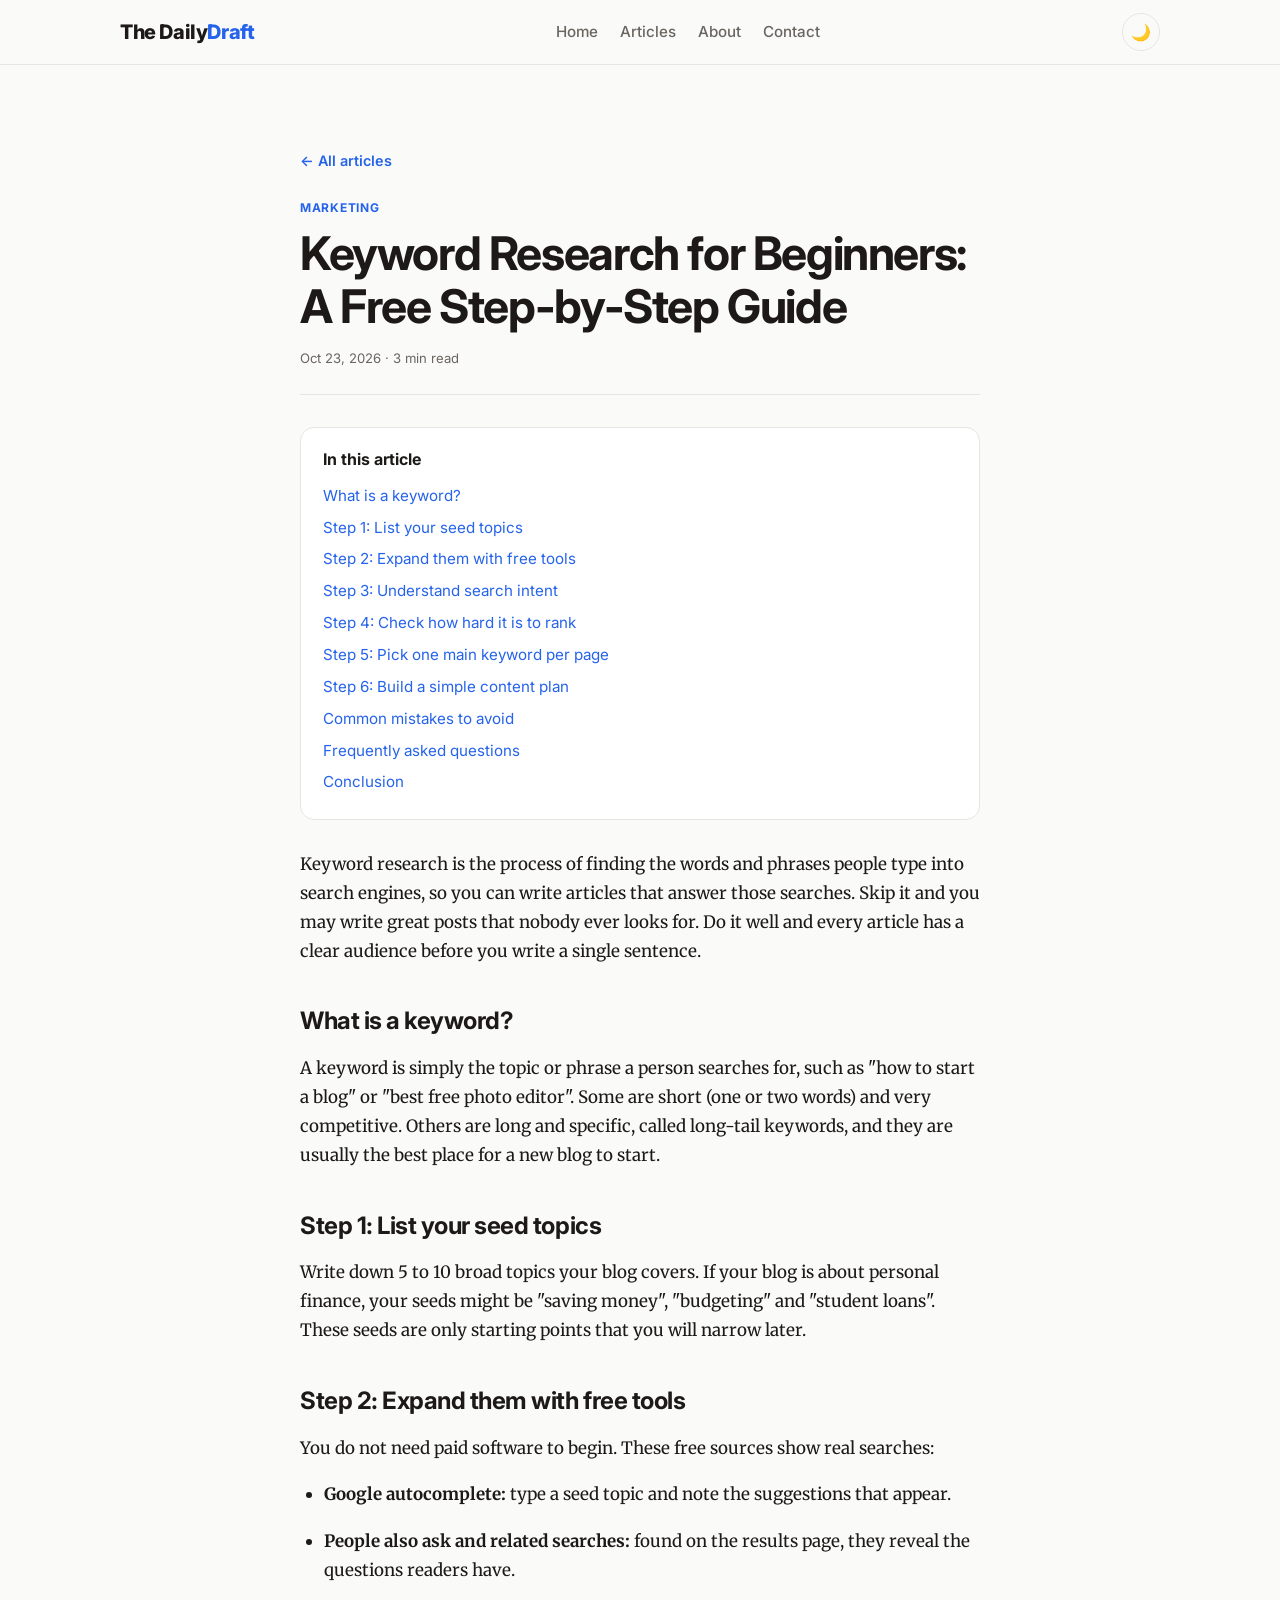
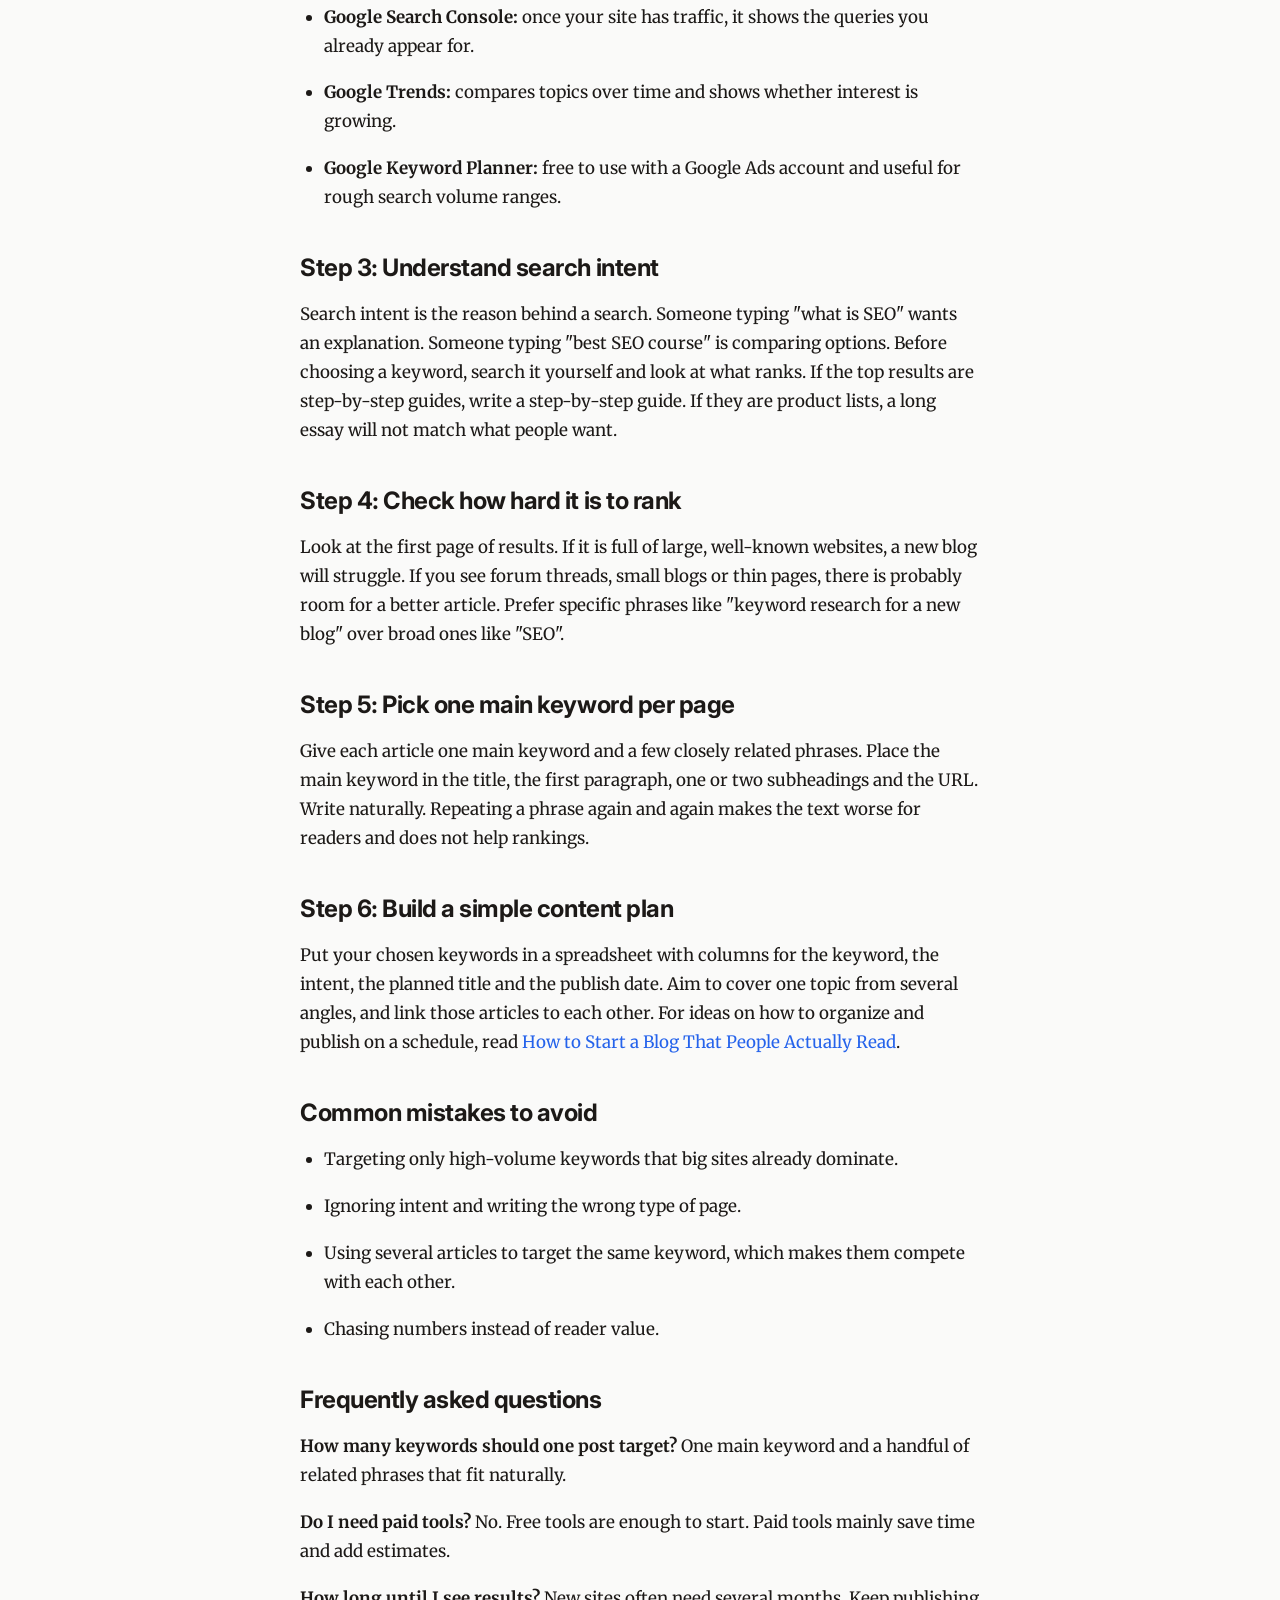
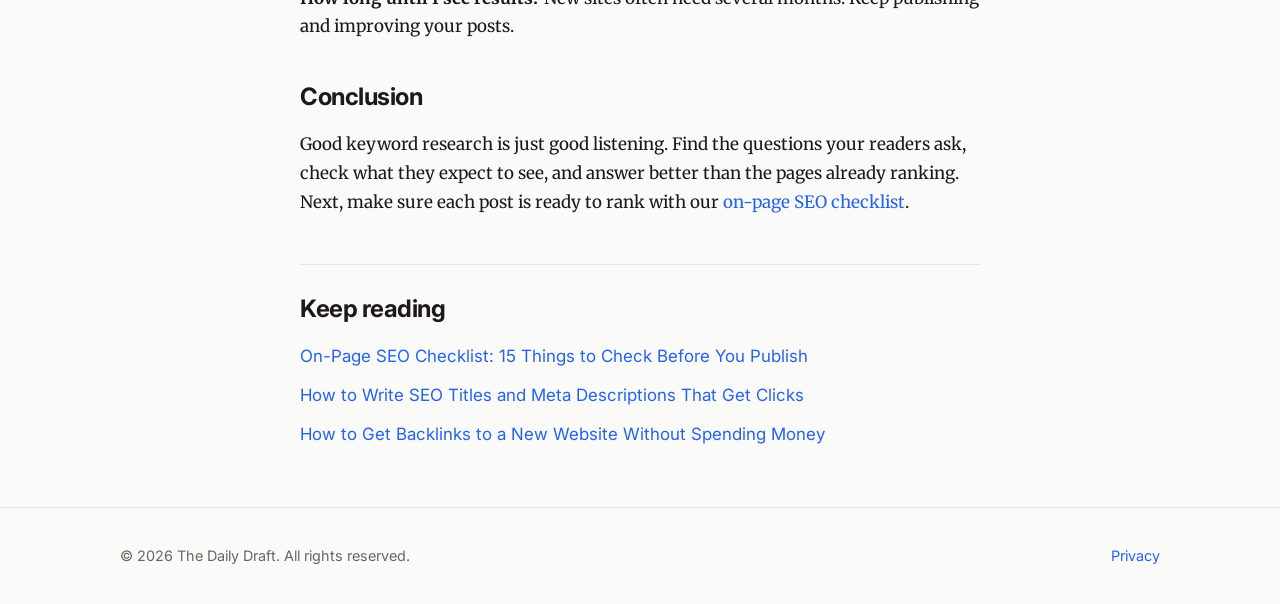
<file: posts/keyword-research-for-beginners.html>
<!doctype html>
<html lang="en">
<head>
<meta charset="utf-8">
<meta name="viewport" content="width=device-width,initial-scale=1">
<title>Keyword Research for Beginners: A Free Step-by-Step Guide | The Daily Draft</title>
<meta name="description" content="Learn how to find blog keywords people actually search for, judge search intent and pick low-competition topics using free tools.">
<meta name="keywords" content="keyword research, free keyword research, long tail keywords, search intent, blog SEO">
<meta name="robots" content="index,follow,max-image-preview:large">
<link rel="canonical" href="https://infohumseo-crypto.github.io/news-hub/posts/keyword-research-for-beginners.html">
<meta property="og:type" content="article">
<meta property="og:site_name" content="The Daily Draft">
<meta property="og:title" content="Keyword Research for Beginners: A Free Step-by-Step Guide">
<meta property="og:description" content="Learn how to find blog keywords people actually search for, judge search intent and pick low-competition topics using free tools.">
<meta property="og:url" content="https://infohumseo-crypto.github.io/news-hub/posts/keyword-research-for-beginners.html">
<meta property="article:published_time" content="2026-10-23">
<meta property="article:section" content="Marketing">
<meta name="twitter:card" content="summary">
<meta name="twitter:title" content="Keyword Research for Beginners: A Free Step-by-Step Guide">
<meta name="twitter:description" content="Learn how to find blog keywords people actually search for, judge search intent and pick low-competition topics using free tools.">
<script type="application/ld+json">{"@context": "https://schema.org", "@type": "BlogPosting", "headline": "Keyword Research for Beginners: A Free Step-by-Step Guide", "description": "Learn how to find blog keywords people actually search for, judge search intent and pick low-competition topics using free tools.", "datePublished": "2026-10-23", "dateModified": "2026-10-23", "mainEntityOfPage": {"@type": "WebPage", "@id": "https://infohumseo-crypto.github.io/news-hub/posts/keyword-research-for-beginners.html"}, "author": {"@type": "Organization", "name": "The Daily Draft"}, "publisher": {"@type": "Organization", "name": "The Daily Draft"}, "keywords": "keyword research, free keyword research, long tail keywords, search intent, blog SEO", "wordCount": 648, "inLanguage": "en"}</script>
<script type="application/ld+json">{"@context": "https://schema.org", "@type": "BreadcrumbList", "itemListElement": [{"@type": "ListItem", "position": 1, "name": "Home", "item": "https://infohumseo-crypto.github.io/news-hub/"}, {"@type": "ListItem", "position": 2, "name": "Marketing", "item": "https://infohumseo-crypto.github.io/news-hub/#posts"}, {"@type": "ListItem", "position": 3, "name": "Keyword Research for Beginners: A Free Step-by-Step Guide", "item": "https://infohumseo-crypto.github.io/news-hub/posts/keyword-research-for-beginners.html"}]}</script>
<link rel="preconnect" href="https://fonts.googleapis.com">
<link href="https://fonts.googleapis.com/css2?family=Inter:wght@400;500;600;700;800&family=Merriweather:wght@400;700&display=swap" rel="stylesheet">
<link rel="stylesheet" href="../style.css">
</head>
<body data-root="../">
<div class="progress" id="progress"></div>
<header class="site-header">
  <div class="container nav">
    <a class="logo" href="../index.html">The Daily<span>Draft</span></a>
    <ul class="nav-links" id="navLinks">
      <li><a href="../index.html">Home</a></li>
      <li><a href="../index.html#posts">Articles</a></li>
      <li><a href="../about.html">About</a></li>
      <li><a href="../contact.html">Contact</a></li>
    </ul>
    <div>
      <button class="icon-btn" id="themeBtn" aria-label="Toggle dark mode">🌙</button>
      <button class="icon-btn menu-btn" id="menuBtn" aria-label="Menu">☰</button>
    </div>
  </div>
</header>

<main class="article">
  <a class="back" href="../index.html">← All articles</a>
  <span class="tag" style="margin-top:24px">Marketing</span>
  <h1>Keyword Research for Beginners: A Free Step-by-Step Guide</h1>
  <div class="meta"><time datetime="2026-10-23">Oct 23, 2026</time> · 3 min read</div>
  <nav class="toc" aria-label="Table of contents"><strong>In this article</strong><ul><li><a href="#what-is-a-keyword">What is a keyword?</a></li><li><a href="#step-1-list-your-seed-topics">Step 1: List your seed topics</a></li><li><a href="#step-2-expand-them-with-free-tools">Step 2: Expand them with free tools</a></li><li><a href="#step-3-understand-search-intent">Step 3: Understand search intent</a></li><li><a href="#step-4-check-how-hard-it-is-to-rank">Step 4: Check how hard it is to rank</a></li><li><a href="#step-5-pick-one-main-keyword-per-page">Step 5: Pick one main keyword per page</a></li><li><a href="#step-6-build-a-simple-content-plan">Step 6: Build a simple content plan</a></li><li><a href="#common-mistakes-to-avoid">Common mistakes to avoid</a></li><li><a href="#frequently-asked-questions">Frequently asked questions</a></li><li><a href="#conclusion">Conclusion</a></li></ul></nav>
<p>Keyword research is the process of finding the words and phrases people type into search engines, so you can write articles that answer those searches. Skip it and you may write great posts that nobody ever looks for. Do it well and every article has a clear audience before you write a single sentence.</p>

<h2 id="what-is-a-keyword">What is a keyword?</h2>
<p>A keyword is simply the topic or phrase a person searches for, such as "how to start a blog" or "best free photo editor". Some are short (one or two words) and very competitive. Others are long and specific, called long-tail keywords, and they are usually the best place for a new blog to start.</p>

<h2 id="step-1-list-your-seed-topics">Step 1: List your seed topics</h2>
<p>Write down 5 to 10 broad topics your blog covers. If your blog is about personal finance, your seeds might be "saving money", "budgeting" and "student loans". These seeds are only starting points that you will narrow later.</p>

<h2 id="step-2-expand-them-with-free-tools">Step 2: Expand them with free tools</h2>
<p>You do not need paid software to begin. These free sources show real searches:</p>
<ul>
  <li><strong>Google autocomplete:</strong> type a seed topic and note the suggestions that appear.</li>
  <li><strong>People also ask and related searches:</strong> found on the results page, they reveal the questions readers have.</li>
  <li><strong>Google Search Console:</strong> once your site has traffic, it shows the queries you already appear for.</li>
  <li><strong>Google Trends:</strong> compares topics over time and shows whether interest is growing.</li>
  <li><strong>Google Keyword Planner:</strong> free to use with a Google Ads account and useful for rough search volume ranges.</li>
</ul>

<h2 id="step-3-understand-search-intent">Step 3: Understand search intent</h2>
<p>Search intent is the reason behind a search. Someone typing "what is SEO" wants an explanation. Someone typing "best SEO course" is comparing options. Before choosing a keyword, search it yourself and look at what ranks. If the top results are step-by-step guides, write a step-by-step guide. If they are product lists, a long essay will not match what people want.</p>

<h2 id="step-4-check-how-hard-it-is-to-rank">Step 4: Check how hard it is to rank</h2>
<p>Look at the first page of results. If it is full of large, well-known websites, a new blog will struggle. If you see forum threads, small blogs or thin pages, there is probably room for a better article. Prefer specific phrases like "keyword research for a new blog" over broad ones like "SEO".</p>

<h2 id="step-5-pick-one-main-keyword-per-page">Step 5: Pick one main keyword per page</h2>
<p>Give each article one main keyword and a few closely related phrases. Place the main keyword in the title, the first paragraph, one or two subheadings and the URL. Write naturally. Repeating a phrase again and again makes the text worse for readers and does not help rankings.</p>

<h2 id="step-6-build-a-simple-content-plan">Step 6: Build a simple content plan</h2>
<p>Put your chosen keywords in a spreadsheet with columns for the keyword, the intent, the planned title and the publish date. Aim to cover one topic from several angles, and link those articles to each other. For ideas on how to organize and publish on a schedule, read <a href="start-a-blog.html">How to Start a Blog That People Actually Read</a>.</p>

<h2 id="common-mistakes-to-avoid">Common mistakes to avoid</h2>
<ul>
  <li>Targeting only high-volume keywords that big sites already dominate.</li>
  <li>Ignoring intent and writing the wrong type of page.</li>
  <li>Using several articles to target the same keyword, which makes them compete with each other.</li>
  <li>Chasing numbers instead of reader value.</li>
</ul>

<h2 id="frequently-asked-questions">Frequently asked questions</h2>
<p><strong>How many keywords should one post target?</strong> One main keyword and a handful of related phrases that fit naturally.</p>
<p><strong>Do I need paid tools?</strong> No. Free tools are enough to start. Paid tools mainly save time and add estimates.</p>
<p><strong>How long until I see results?</strong> New sites often need several months. Keep publishing and improving your posts.</p>

<h2 id="conclusion">Conclusion</h2>
<p>Good keyword research is just good listening. Find the questions your readers ask, check what they expect to see, and answer better than the pages already ranking. Next, make sure each post is ready to rank with our <a href="on-page-seo-checklist.html">on-page SEO checklist</a>.</p>
  <aside class="related"><h2>Keep reading</h2><ul><li><a href="on-page-seo-checklist.html">On-Page SEO Checklist: 15 Things to Check Before You Publish</a></li><li><a href="seo-titles-and-meta-descriptions.html">How to Write SEO Titles and Meta Descriptions That Get Clicks</a></li><li><a href="get-backlinks-to-a-new-website.html">How to Get Backlinks to a New Website Without Spending Money</a></li></ul></aside>
</main>

<footer class="site-footer">
  <div class="container footer-inner">
    <span>© <span id="year">2026</span> The Daily Draft. All rights reserved.</span>
    <span><a href="../privacy.html">Privacy</a></span>
  </div>
</footer>
<script src="../script.js"></script>
</body>
</html>
</file>
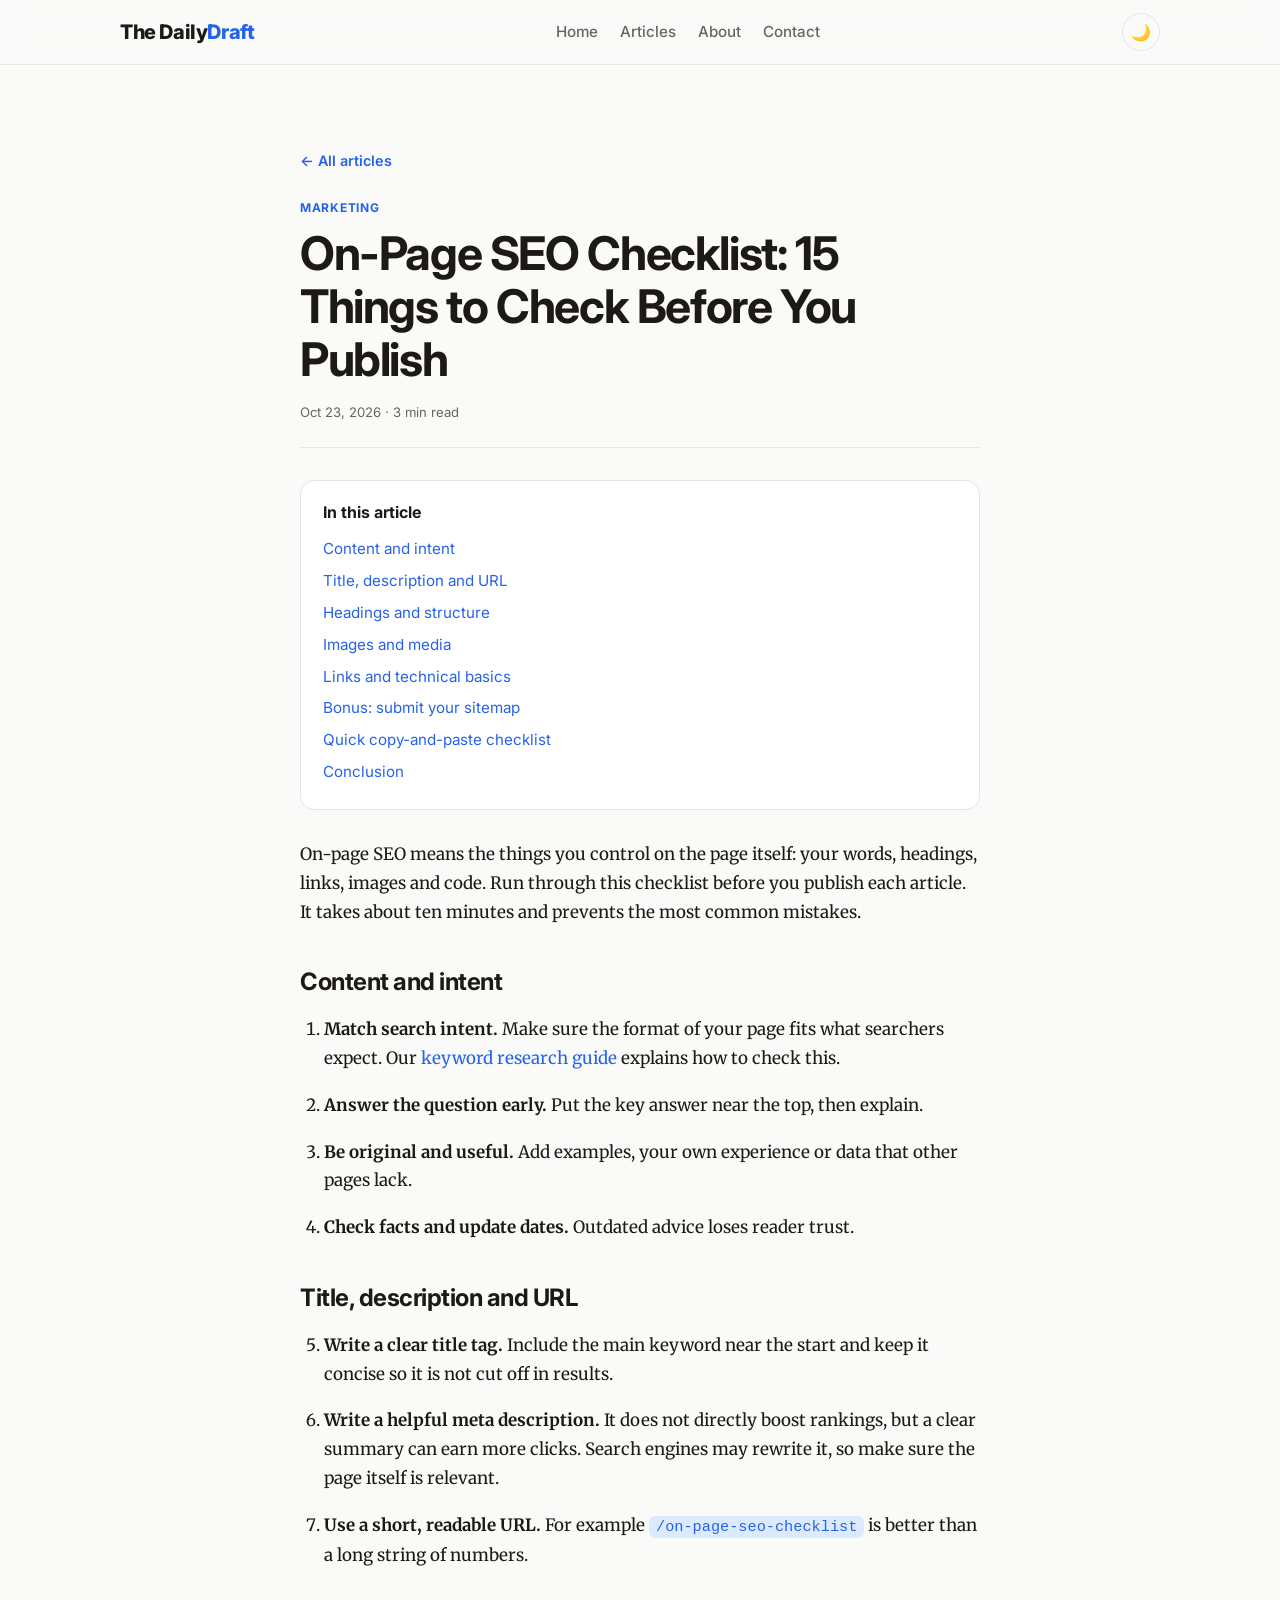
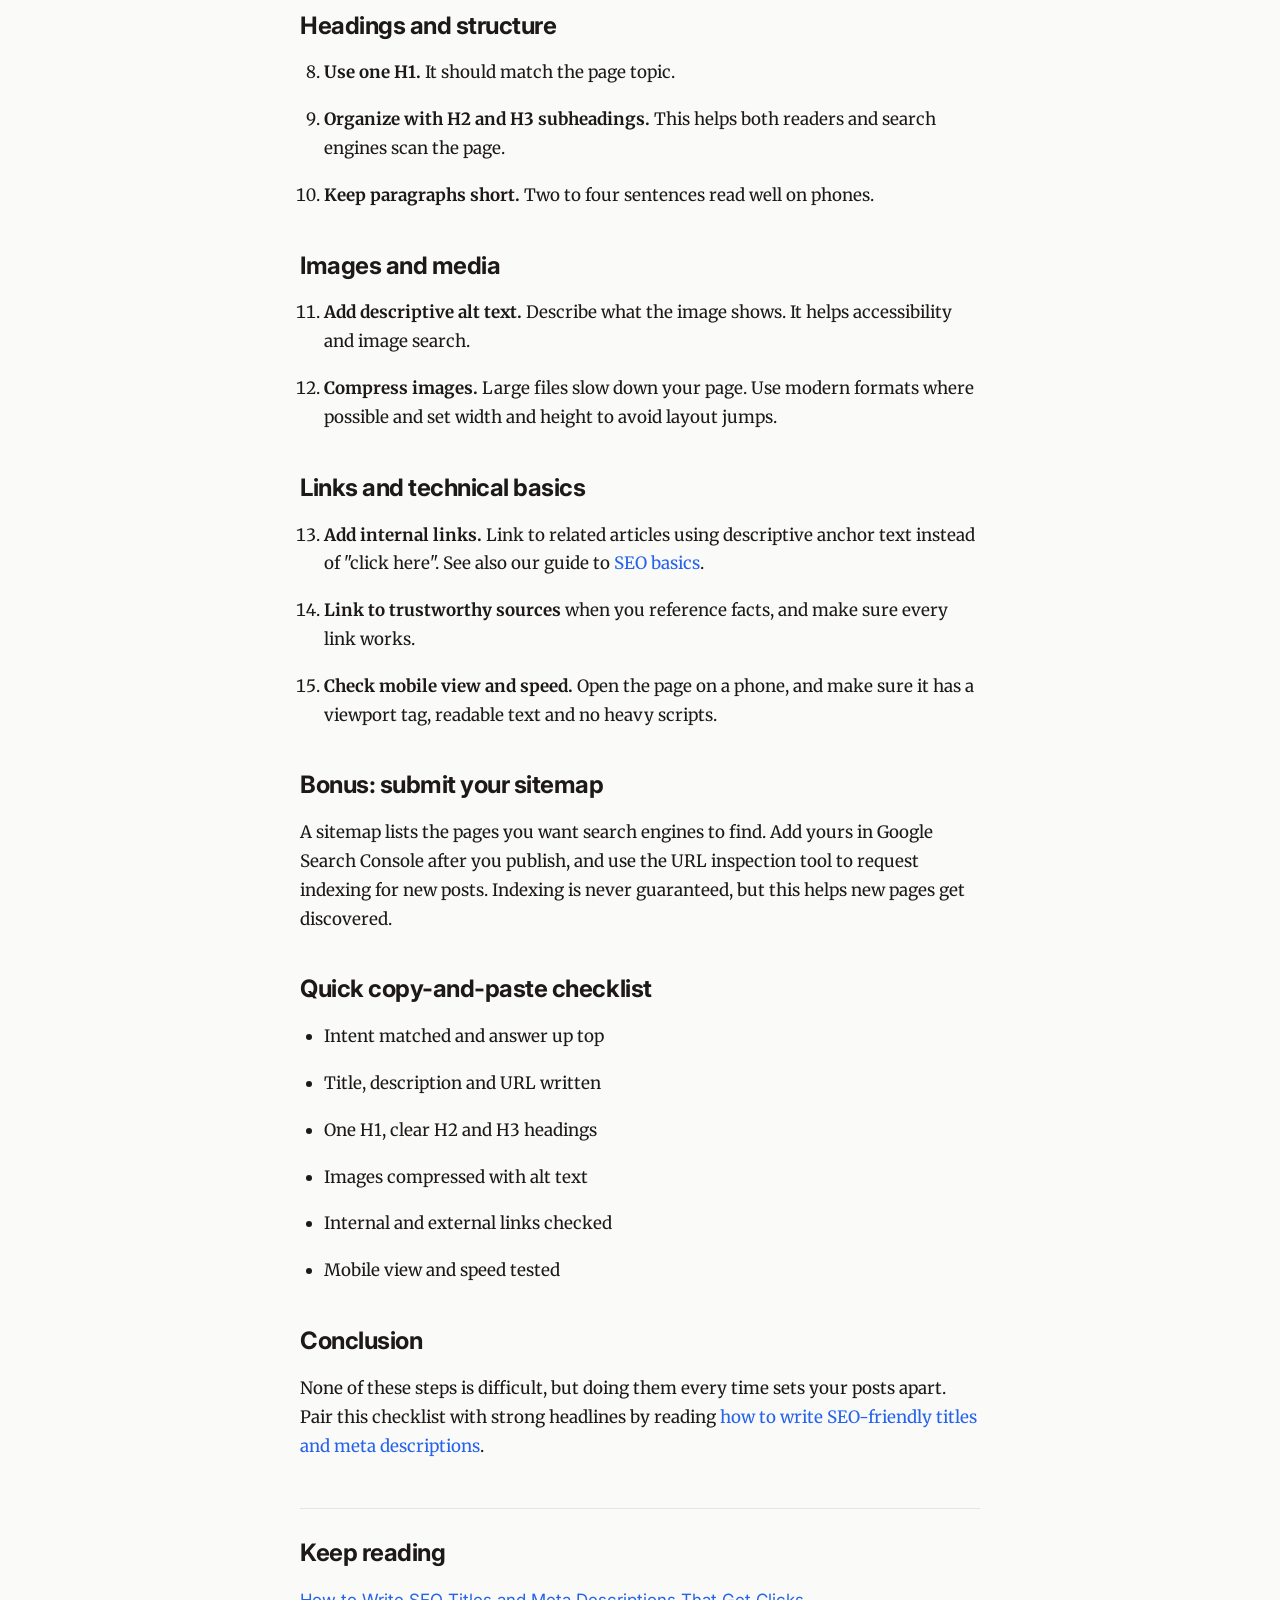
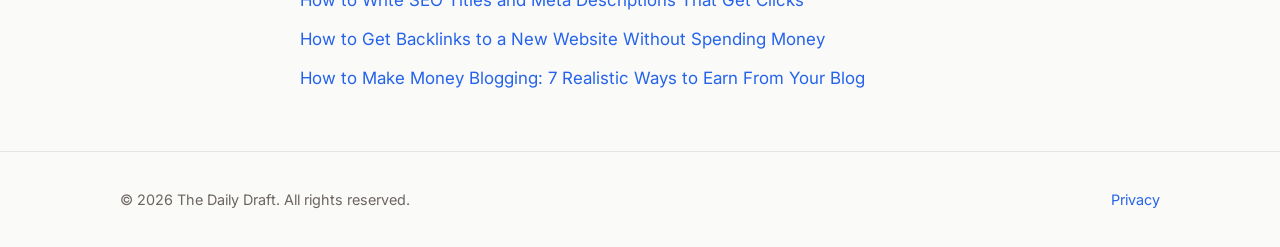
<file: posts/on-page-seo-checklist.html>
<!doctype html>
<html lang="en">
<head>
<meta charset="utf-8">
<meta name="viewport" content="width=device-width,initial-scale=1">
<title>On-Page SEO Checklist: 15 Things to Check Before You Publish | The Daily Draft</title>
<meta name="description" content="A practical on-page SEO checklist covering titles, headings, URLs, images, internal links and page speed to review before every post goes live.">
<meta name="keywords" content="on-page SEO, SEO checklist, blog SEO, meta tags, internal linking, image alt text">
<meta name="robots" content="index,follow,max-image-preview:large">
<link rel="canonical" href="https://infohumseo-crypto.github.io/news-hub/posts/on-page-seo-checklist.html">
<meta property="og:type" content="article">
<meta property="og:site_name" content="The Daily Draft">
<meta property="og:title" content="On-Page SEO Checklist: 15 Things to Check Before You Publish">
<meta property="og:description" content="A practical on-page SEO checklist covering titles, headings, URLs, images, internal links and page speed to review before every post goes live.">
<meta property="og:url" content="https://infohumseo-crypto.github.io/news-hub/posts/on-page-seo-checklist.html">
<meta property="article:published_time" content="2026-10-23">
<meta property="article:section" content="Marketing">
<meta name="twitter:card" content="summary">
<meta name="twitter:title" content="On-Page SEO Checklist: 15 Things to Check Before You Publish">
<meta name="twitter:description" content="A practical on-page SEO checklist covering titles, headings, URLs, images, internal links and page speed to review before every post goes live.">
<script type="application/ld+json">{"@context": "https://schema.org", "@type": "BlogPosting", "headline": "On-Page SEO Checklist: 15 Things to Check Before You Publish", "description": "A practical on-page SEO checklist covering titles, headings, URLs, images, internal links and page speed to review before every post goes live.", "datePublished": "2026-10-23", "dateModified": "2026-10-23", "mainEntityOfPage": {"@type": "WebPage", "@id": "https://infohumseo-crypto.github.io/news-hub/posts/on-page-seo-checklist.html"}, "author": {"@type": "Organization", "name": "The Daily Draft"}, "publisher": {"@type": "Organization", "name": "The Daily Draft"}, "keywords": "on-page SEO, SEO checklist, blog SEO, meta tags, internal linking, image alt text", "wordCount": 439, "inLanguage": "en"}</script>
<script type="application/ld+json">{"@context": "https://schema.org", "@type": "BreadcrumbList", "itemListElement": [{"@type": "ListItem", "position": 1, "name": "Home", "item": "https://infohumseo-crypto.github.io/news-hub/"}, {"@type": "ListItem", "position": 2, "name": "Marketing", "item": "https://infohumseo-crypto.github.io/news-hub/#posts"}, {"@type": "ListItem", "position": 3, "name": "On-Page SEO Checklist: 15 Things to Check Before You Publish", "item": "https://infohumseo-crypto.github.io/news-hub/posts/on-page-seo-checklist.html"}]}</script>
<link rel="preconnect" href="https://fonts.googleapis.com">
<link href="https://fonts.googleapis.com/css2?family=Inter:wght@400;500;600;700;800&family=Merriweather:wght@400;700&display=swap" rel="stylesheet">
<link rel="stylesheet" href="../style.css">
</head>
<body data-root="../">
<div class="progress" id="progress"></div>
<header class="site-header">
  <div class="container nav">
    <a class="logo" href="../index.html">The Daily<span>Draft</span></a>
    <ul class="nav-links" id="navLinks">
      <li><a href="../index.html">Home</a></li>
      <li><a href="../index.html#posts">Articles</a></li>
      <li><a href="../about.html">About</a></li>
      <li><a href="../contact.html">Contact</a></li>
    </ul>
    <div>
      <button class="icon-btn" id="themeBtn" aria-label="Toggle dark mode">🌙</button>
      <button class="icon-btn menu-btn" id="menuBtn" aria-label="Menu">☰</button>
    </div>
  </div>
</header>

<main class="article">
  <a class="back" href="../index.html">← All articles</a>
  <span class="tag" style="margin-top:24px">Marketing</span>
  <h1>On-Page SEO Checklist: 15 Things to Check Before You Publish</h1>
  <div class="meta"><time datetime="2026-10-23">Oct 23, 2026</time> · 3 min read</div>
  <nav class="toc" aria-label="Table of contents"><strong>In this article</strong><ul><li><a href="#content-and-intent">Content and intent</a></li><li><a href="#title-description-and-url">Title, description and URL</a></li><li><a href="#headings-and-structure">Headings and structure</a></li><li><a href="#images-and-media">Images and media</a></li><li><a href="#links-and-technical-basics">Links and technical basics</a></li><li><a href="#bonus-submit-your-sitemap">Bonus: submit your sitemap</a></li><li><a href="#quick-copy-and-paste-checklist">Quick copy-and-paste checklist</a></li><li><a href="#conclusion">Conclusion</a></li></ul></nav>
<p>On-page SEO means the things you control on the page itself: your words, headings, links, images and code. Run through this checklist before you publish each article. It takes about ten minutes and prevents the most common mistakes.</p>

<h2 id="content-and-intent">Content and intent</h2>
<ol>
  <li><strong>Match search intent.</strong> Make sure the format of your page fits what searchers expect. Our <a href="keyword-research-for-beginners.html">keyword research guide</a> explains how to check this.</li>
  <li><strong>Answer the question early.</strong> Put the key answer near the top, then explain.</li>
  <li><strong>Be original and useful.</strong> Add examples, your own experience or data that other pages lack.</li>
  <li><strong>Check facts and update dates.</strong> Outdated advice loses reader trust.</li>
</ol>

<h2 id="title-description-and-url">Title, description and URL</h2>
<ol start="5">
  <li><strong>Write a clear title tag.</strong> Include the main keyword near the start and keep it concise so it is not cut off in results.</li>
  <li><strong>Write a helpful meta description.</strong> It does not directly boost rankings, but a clear summary can earn more clicks. Search engines may rewrite it, so make sure the page itself is relevant.</li>
  <li><strong>Use a short, readable URL.</strong> For example <code>/on-page-seo-checklist</code> is better than a long string of numbers.</li>
</ol>

<h2 id="headings-and-structure">Headings and structure</h2>
<ol start="8">
  <li><strong>Use one H1.</strong> It should match the page topic.</li>
  <li><strong>Organize with H2 and H3 subheadings.</strong> This helps both readers and search engines scan the page.</li>
  <li><strong>Keep paragraphs short.</strong> Two to four sentences read well on phones.</li>
</ol>

<h2 id="images-and-media">Images and media</h2>
<ol start="11">
  <li><strong>Add descriptive alt text.</strong> Describe what the image shows. It helps accessibility and image search.</li>
  <li><strong>Compress images.</strong> Large files slow down your page. Use modern formats where possible and set width and height to avoid layout jumps.</li>
</ol>

<h2 id="links-and-technical-basics">Links and technical basics</h2>
<ol start="13">
  <li><strong>Add internal links.</strong> Link to related articles using descriptive anchor text instead of "click here". See also our guide to <a href="seo-basics.html">SEO basics</a>.</li>
  <li><strong>Link to trustworthy sources</strong> when you reference facts, and make sure every link works.</li>
  <li><strong>Check mobile view and speed.</strong> Open the page on a phone, and make sure it has a viewport tag, readable text and no heavy scripts.</li>
</ol>

<h2 id="bonus-submit-your-sitemap">Bonus: submit your sitemap</h2>
<p>A sitemap lists the pages you want search engines to find. Add yours in Google Search Console after you publish, and use the URL inspection tool to request indexing for new posts. Indexing is never guaranteed, but this helps new pages get discovered.</p>

<h2 id="quick-copy-and-paste-checklist">Quick copy-and-paste checklist</h2>
<ul>
  <li>Intent matched and answer up top</li>
  <li>Title, description and URL written</li>
  <li>One H1, clear H2 and H3 headings</li>
  <li>Images compressed with alt text</li>
  <li>Internal and external links checked</li>
  <li>Mobile view and speed tested</li>
</ul>

<h2 id="conclusion">Conclusion</h2>
<p>None of these steps is difficult, but doing them every time sets your posts apart. Pair this checklist with strong headlines by reading <a href="seo-titles-and-meta-descriptions.html">how to write SEO-friendly titles and meta descriptions</a>.</p>
  <aside class="related"><h2>Keep reading</h2><ul><li><a href="seo-titles-and-meta-descriptions.html">How to Write SEO Titles and Meta Descriptions That Get Clicks</a></li><li><a href="get-backlinks-to-a-new-website.html">How to Get Backlinks to a New Website Without Spending Money</a></li><li><a href="how-to-make-money-blogging.html">How to Make Money Blogging: 7 Realistic Ways to Earn From Your Blog</a></li></ul></aside>
</main>

<footer class="site-footer">
  <div class="container footer-inner">
    <span>© <span id="year">2026</span> The Daily Draft. All rights reserved.</span>
    <span><a href="../privacy.html">Privacy</a></span>
  </div>
</footer>
<script src="../script.js"></script>
</body>
</html>
</file>
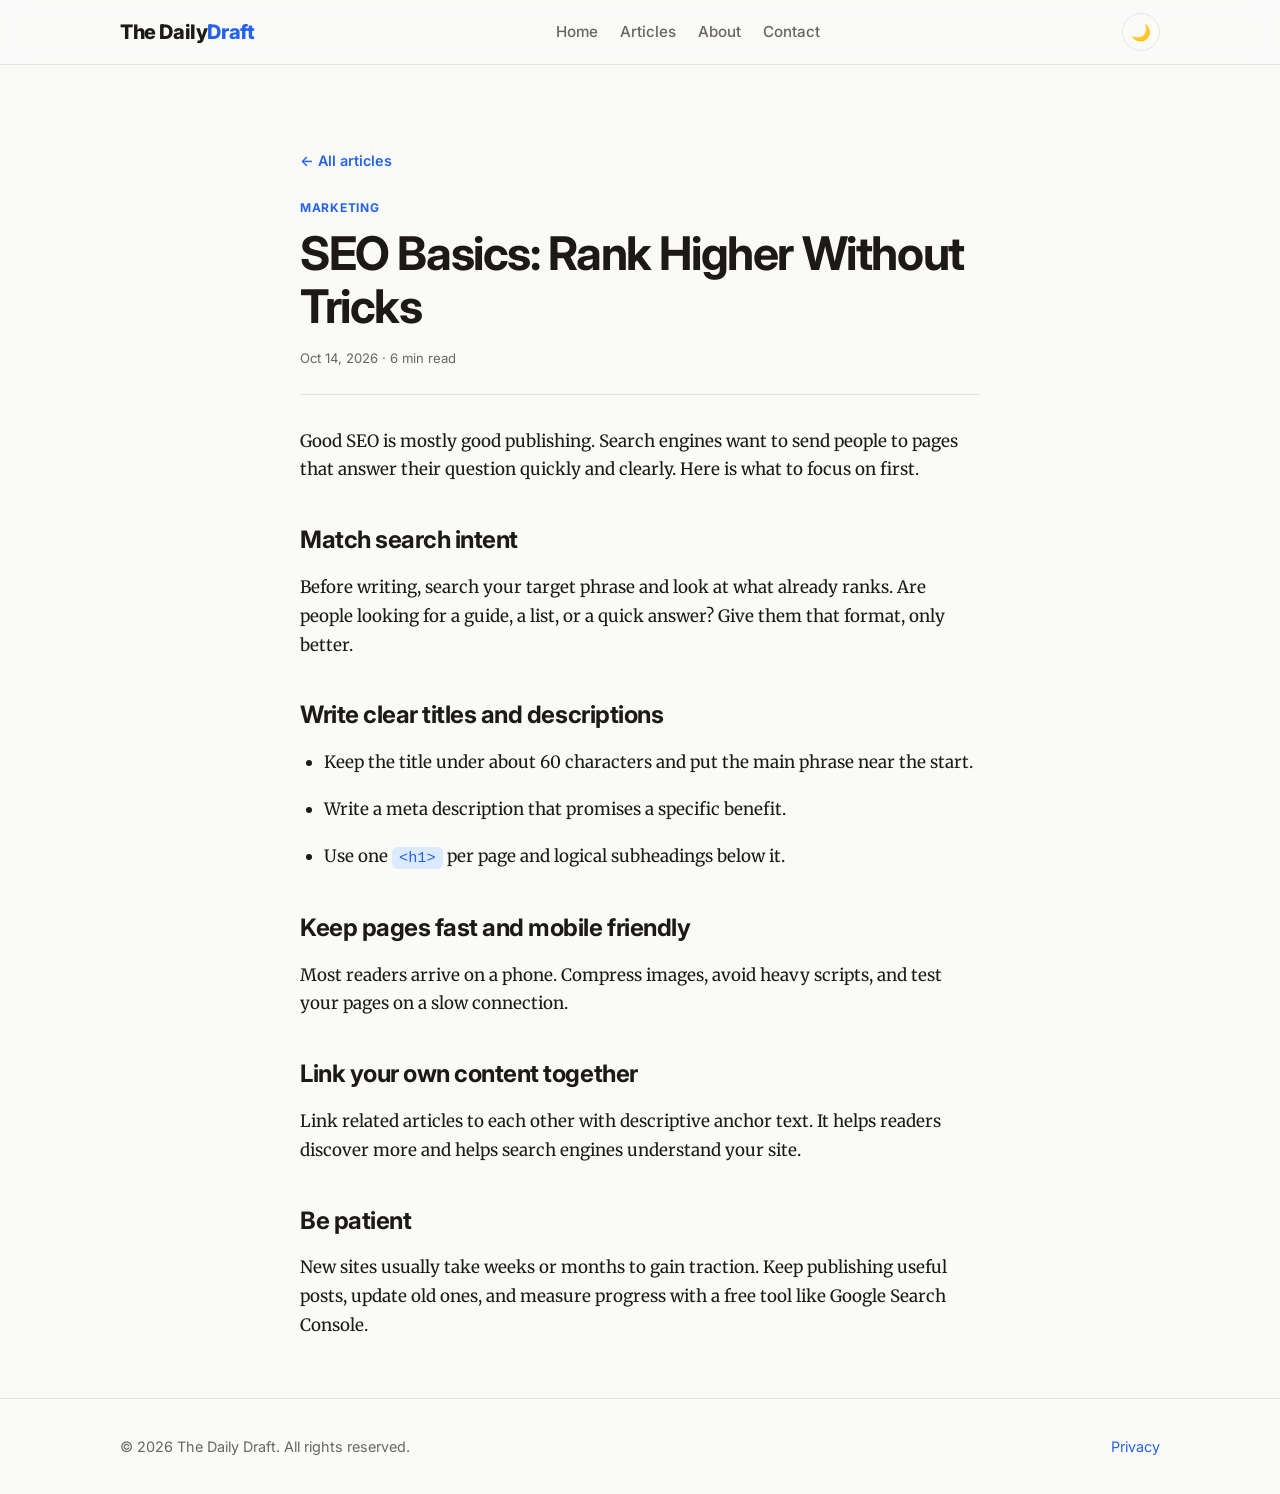
<file: posts/seo-basics.html>
<!doctype html>
<html lang="en">
<head>
<meta charset="utf-8">
<meta name="viewport" content="width=device-width,initial-scale=1">
<title>SEO Basics: Rank Higher Without Tricks | The Daily Draft</title>
<meta name="description" content="Search intent, clear titles, fast pages and useful content: the few SEO things that matter most.">
<meta name="robots" content="index,follow,max-image-preview:large">
<link rel="canonical" href="https://infohumseo-crypto.github.io/news-hub/posts/seo-basics.html">
<meta property="og:type" content="article">
<meta property="og:site_name" content="The Daily Draft">
<meta property="og:title" content="SEO Basics: Rank Higher Without Tricks | The Daily Draft">
<meta property="og:description" content="Search intent, clear titles, fast pages and useful content: the few SEO things that matter most.">
<meta property="og:url" content="https://infohumseo-crypto.github.io/news-hub/posts/seo-basics.html">
<meta name="twitter:card" content="summary">
<meta name="twitter:title" content="SEO Basics: Rank Higher Without Tricks | The Daily Draft">
<meta name="twitter:description" content="Search intent, clear titles, fast pages and useful content: the few SEO things that matter most.">
<link rel="preconnect" href="https://fonts.googleapis.com">
<link href="https://fonts.googleapis.com/css2?family=Inter:wght@400;500;600;700;800&family=Merriweather:wght@400;700&display=swap" rel="stylesheet">
<link rel="stylesheet" href="../style.css">
</head>
<body data-root="../">
<div class="progress" id="progress"></div>
<header class="site-header">
  <div class="container nav">
    <a class="logo" href="../index.html">The Daily<span>Draft</span></a>
    <ul class="nav-links" id="navLinks">
      <li><a href="../index.html">Home</a></li>
      <li><a href="../index.html#posts">Articles</a></li>
      <li><a href="../about.html">About</a></li>
      <li><a href="../contact.html">Contact</a></li>
    </ul>
    <div>
      <button class="icon-btn" id="themeBtn" aria-label="Toggle dark mode">🌙</button>
      <button class="icon-btn menu-btn" id="menuBtn" aria-label="Menu">☰</button>
    </div>
  </div>
</header>

<main class="article">
  <a class="back" href="../index.html">← All articles</a>
  <span class="tag" style="margin-top:24px">Marketing</span>
  <h1>SEO Basics: Rank Higher Without Tricks</h1>
  <div class="meta">Oct 14, 2026 · 6 min read</div>

  <p>Good SEO is mostly good publishing. Search engines want to send people to pages that answer their question quickly and clearly. Here is what to focus on first.</p>

  <h2>Match search intent</h2>
  <p>Before writing, search your target phrase and look at what already ranks. Are people looking for a guide, a list, or a quick answer? Give them that format, only better.</p>

  <h2>Write clear titles and descriptions</h2>
  <ul>
    <li>Keep the title under about 60 characters and put the main phrase near the start.</li>
    <li>Write a meta description that promises a specific benefit.</li>
    <li>Use one <code>&lt;h1&gt;</code> per page and logical subheadings below it.</li>
  </ul>

  <h2>Keep pages fast and mobile friendly</h2>
  <p>Most readers arrive on a phone. Compress images, avoid heavy scripts, and test your pages on a slow connection.</p>

  <h2>Link your own content together</h2>
  <p>Link related articles to each other with descriptive anchor text. It helps readers discover more and helps search engines understand your site.</p>

  <h2>Be patient</h2>
  <p>New sites usually take weeks or months to gain traction. Keep publishing useful posts, update old ones, and measure progress with a free tool like Google Search Console.</p>
</main>

<footer class="site-footer">
  <div class="container footer-inner">
    <span>© <span id="year">2026</span> The Daily Draft. All rights reserved.</span>
    <span><a href="../privacy.html">Privacy</a></span>
  </div>
</footer>
<script src="../script.js"></script>
</body>
</html>
</file>
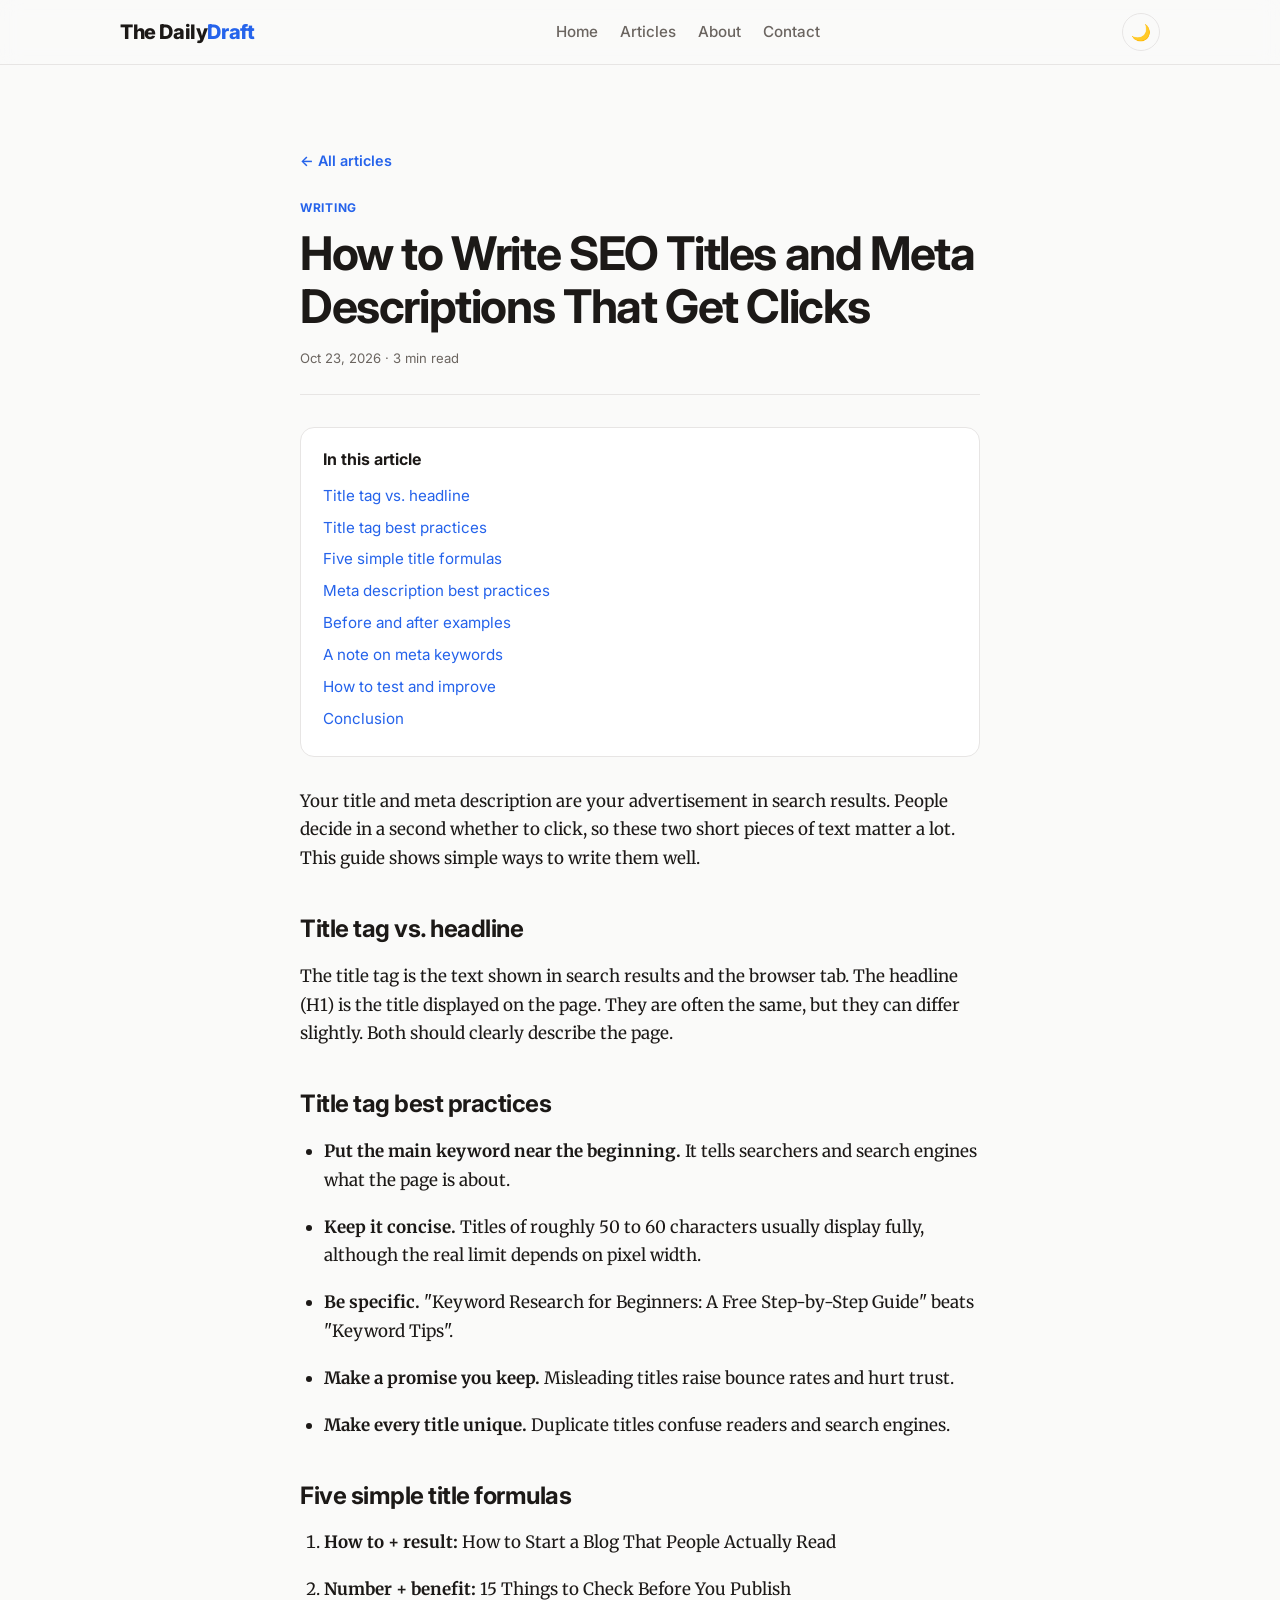
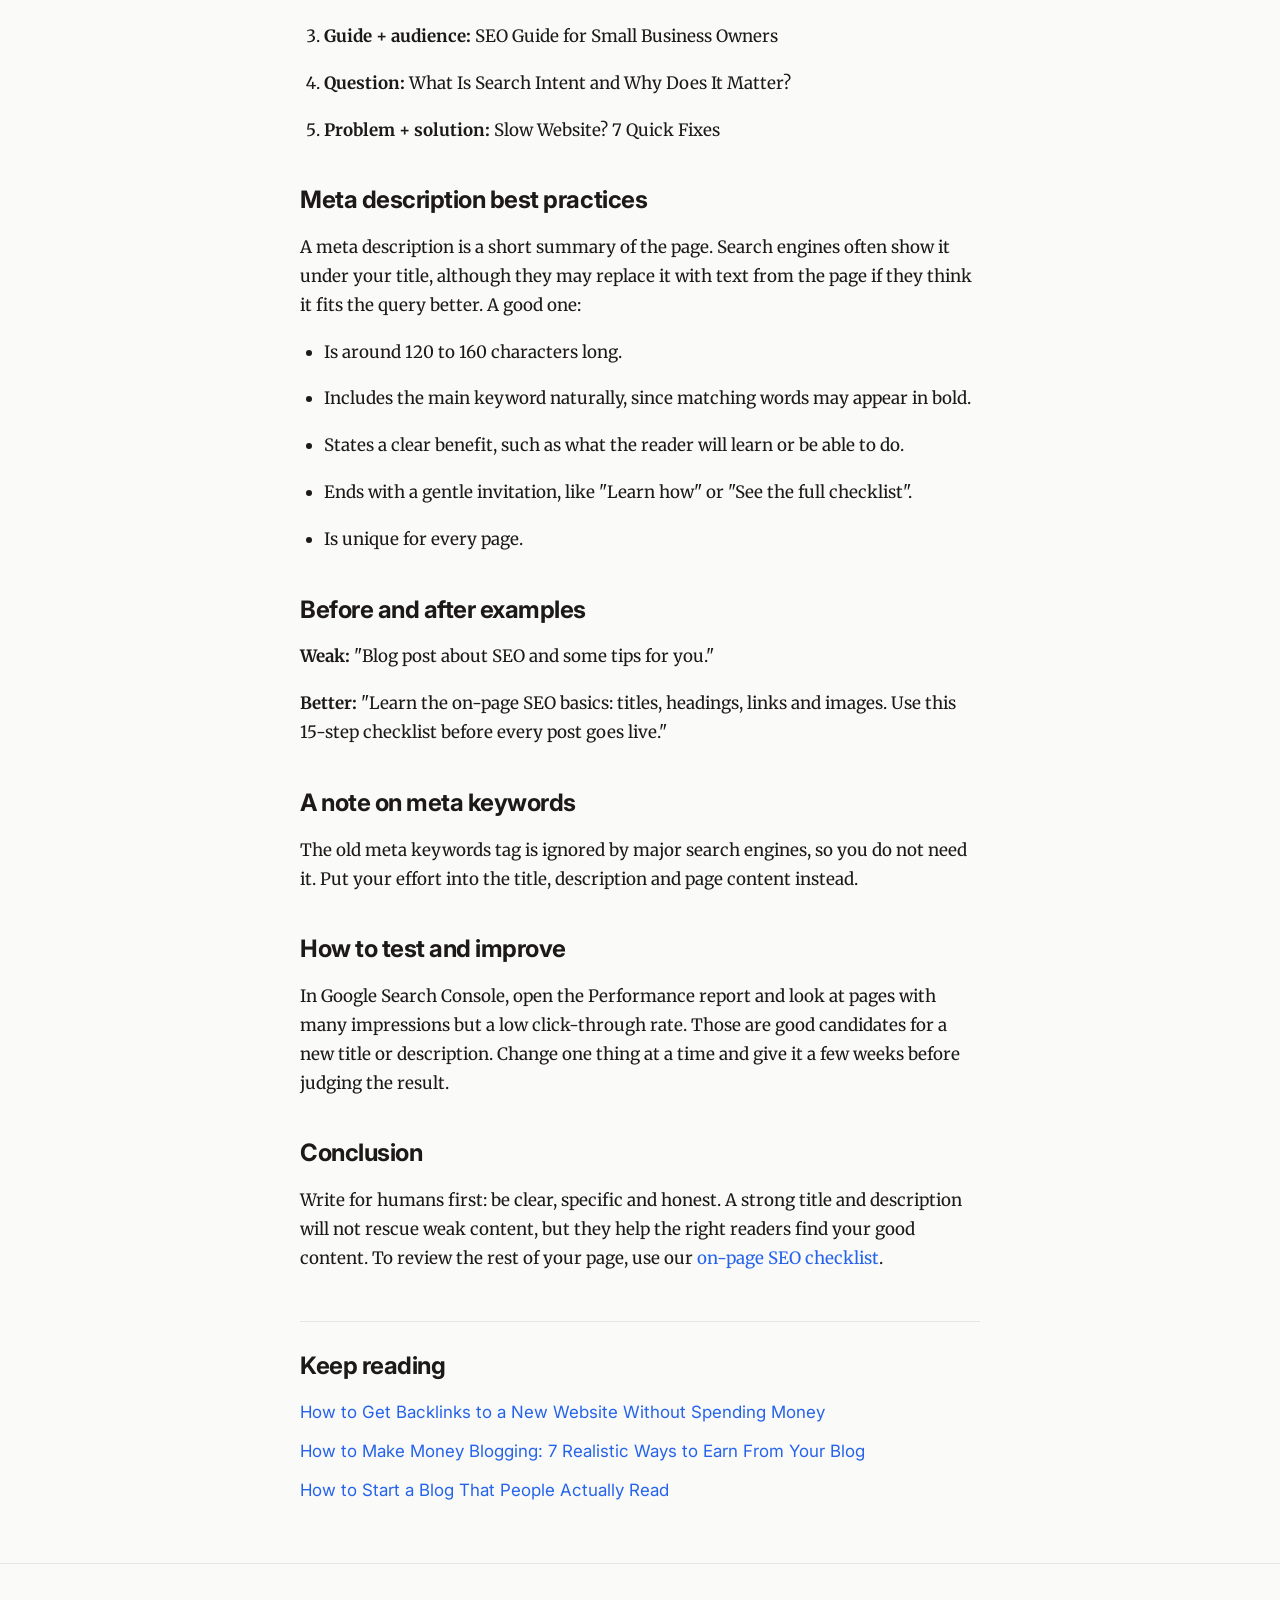
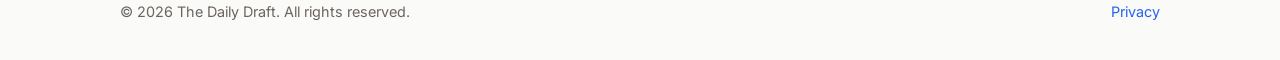
<file: posts/seo-titles-and-meta-descriptions.html>
<!doctype html>
<html lang="en">
<head>
<meta charset="utf-8">
<meta name="viewport" content="width=device-width,initial-scale=1">
<title>How to Write SEO Titles and Meta Descriptions That Get Clicks | The Daily Draft</title>
<meta name="description" content="Write better title tags and meta descriptions with simple formulas, length guidelines and real examples that help your blog posts earn more clicks.">
<meta name="keywords" content="SEO title, meta description, title tag, click-through rate, blog headlines">
<meta name="robots" content="index,follow,max-image-preview:large">
<link rel="canonical" href="https://infohumseo-crypto.github.io/news-hub/posts/seo-titles-and-meta-descriptions.html">
<meta property="og:type" content="article">
<meta property="og:site_name" content="The Daily Draft">
<meta property="og:title" content="How to Write SEO Titles and Meta Descriptions That Get Clicks">
<meta property="og:description" content="Write better title tags and meta descriptions with simple formulas, length guidelines and real examples that help your blog posts earn more clicks.">
<meta property="og:url" content="https://infohumseo-crypto.github.io/news-hub/posts/seo-titles-and-meta-descriptions.html">
<meta property="article:published_time" content="2026-10-23">
<meta property="article:section" content="Writing">
<meta name="twitter:card" content="summary">
<meta name="twitter:title" content="How to Write SEO Titles and Meta Descriptions That Get Clicks">
<meta name="twitter:description" content="Write better title tags and meta descriptions with simple formulas, length guidelines and real examples that help your blog posts earn more clicks.">
<script type="application/ld+json">{"@context": "https://schema.org", "@type": "BlogPosting", "headline": "How to Write SEO Titles and Meta Descriptions That Get Clicks", "description": "Write better title tags and meta descriptions with simple formulas, length guidelines and real examples that help your blog posts earn more clicks.", "datePublished": "2026-10-23", "dateModified": "2026-10-23", "mainEntityOfPage": {"@type": "WebPage", "@id": "https://infohumseo-crypto.github.io/news-hub/posts/seo-titles-and-meta-descriptions.html"}, "author": {"@type": "Organization", "name": "The Daily Draft"}, "publisher": {"@type": "Organization", "name": "The Daily Draft"}, "keywords": "SEO title, meta description, title tag, click-through rate, blog headlines", "wordCount": 473, "inLanguage": "en"}</script>
<script type="application/ld+json">{"@context": "https://schema.org", "@type": "BreadcrumbList", "itemListElement": [{"@type": "ListItem", "position": 1, "name": "Home", "item": "https://infohumseo-crypto.github.io/news-hub/"}, {"@type": "ListItem", "position": 2, "name": "Writing", "item": "https://infohumseo-crypto.github.io/news-hub/#posts"}, {"@type": "ListItem", "position": 3, "name": "How to Write SEO Titles and Meta Descriptions That Get Clicks", "item": "https://infohumseo-crypto.github.io/news-hub/posts/seo-titles-and-meta-descriptions.html"}]}</script>
<link rel="preconnect" href="https://fonts.googleapis.com">
<link href="https://fonts.googleapis.com/css2?family=Inter:wght@400;500;600;700;800&family=Merriweather:wght@400;700&display=swap" rel="stylesheet">
<link rel="stylesheet" href="../style.css">
</head>
<body data-root="../">
<div class="progress" id="progress"></div>
<header class="site-header">
  <div class="container nav">
    <a class="logo" href="../index.html">The Daily<span>Draft</span></a>
    <ul class="nav-links" id="navLinks">
      <li><a href="../index.html">Home</a></li>
      <li><a href="../index.html#posts">Articles</a></li>
      <li><a href="../about.html">About</a></li>
      <li><a href="../contact.html">Contact</a></li>
    </ul>
    <div>
      <button class="icon-btn" id="themeBtn" aria-label="Toggle dark mode">🌙</button>
      <button class="icon-btn menu-btn" id="menuBtn" aria-label="Menu">☰</button>
    </div>
  </div>
</header>

<main class="article">
  <a class="back" href="../index.html">← All articles</a>
  <span class="tag" style="margin-top:24px">Writing</span>
  <h1>How to Write SEO Titles and Meta Descriptions That Get Clicks</h1>
  <div class="meta"><time datetime="2026-10-23">Oct 23, 2026</time> · 3 min read</div>
  <nav class="toc" aria-label="Table of contents"><strong>In this article</strong><ul><li><a href="#title-tag-vs-headline">Title tag vs. headline</a></li><li><a href="#title-tag-best-practices">Title tag best practices</a></li><li><a href="#five-simple-title-formulas">Five simple title formulas</a></li><li><a href="#meta-description-best-practices">Meta description best practices</a></li><li><a href="#before-and-after-examples">Before and after examples</a></li><li><a href="#a-note-on-meta-keywords">A note on meta keywords</a></li><li><a href="#how-to-test-and-improve">How to test and improve</a></li><li><a href="#conclusion">Conclusion</a></li></ul></nav>
<p>Your title and meta description are your advertisement in search results. People decide in a second whether to click, so these two short pieces of text matter a lot. This guide shows simple ways to write them well.</p>

<h2 id="title-tag-vs-headline">Title tag vs. headline</h2>
<p>The title tag is the text shown in search results and the browser tab. The headline (H1) is the title displayed on the page. They are often the same, but they can differ slightly. Both should clearly describe the page.</p>

<h2 id="title-tag-best-practices">Title tag best practices</h2>
<ul>
  <li><strong>Put the main keyword near the beginning.</strong> It tells searchers and search engines what the page is about.</li>
  <li><strong>Keep it concise.</strong> Titles of roughly 50 to 60 characters usually display fully, although the real limit depends on pixel width.</li>
  <li><strong>Be specific.</strong> "Keyword Research for Beginners: A Free Step-by-Step Guide" beats "Keyword Tips".</li>
  <li><strong>Make a promise you keep.</strong> Misleading titles raise bounce rates and hurt trust.</li>
  <li><strong>Make every title unique.</strong> Duplicate titles confuse readers and search engines.</li>
</ul>

<h2 id="five-simple-title-formulas">Five simple title formulas</h2>
<ol>
  <li><strong>How to + result:</strong> How to Start a Blog That People Actually Read</li>
  <li><strong>Number + benefit:</strong> 15 Things to Check Before You Publish</li>
  <li><strong>Guide + audience:</strong> SEO Guide for Small Business Owners</li>
  <li><strong>Question:</strong> What Is Search Intent and Why Does It Matter?</li>
  <li><strong>Problem + solution:</strong> Slow Website? 7 Quick Fixes</li>
</ol>

<h2 id="meta-description-best-practices">Meta description best practices</h2>
<p>A meta description is a short summary of the page. Search engines often show it under your title, although they may replace it with text from the page if they think it fits the query better. A good one:</p>
<ul>
  <li>Is around 120 to 160 characters long.</li>
  <li>Includes the main keyword naturally, since matching words may appear in bold.</li>
  <li>States a clear benefit, such as what the reader will learn or be able to do.</li>
  <li>Ends with a gentle invitation, like "Learn how" or "See the full checklist".</li>
  <li>Is unique for every page.</li>
</ul>

<h2 id="before-and-after-examples">Before and after examples</h2>
<p><strong>Weak:</strong> "Blog post about SEO and some tips for you."</p>
<p><strong>Better:</strong> "Learn the on-page SEO basics: titles, headings, links and images. Use this 15-step checklist before every post goes live."</p>

<h2 id="a-note-on-meta-keywords">A note on meta keywords</h2>
<p>The old meta keywords tag is ignored by major search engines, so you do not need it. Put your effort into the title, description and page content instead.</p>

<h2 id="how-to-test-and-improve">How to test and improve</h2>
<p>In Google Search Console, open the Performance report and look at pages with many impressions but a low click-through rate. Those are good candidates for a new title or description. Change one thing at a time and give it a few weeks before judging the result.</p>

<h2 id="conclusion">Conclusion</h2>
<p>Write for humans first: be clear, specific and honest. A strong title and description will not rescue weak content, but they help the right readers find your good content. To review the rest of your page, use our <a href="on-page-seo-checklist.html">on-page SEO checklist</a>.</p>
  <aside class="related"><h2>Keep reading</h2><ul><li><a href="get-backlinks-to-a-new-website.html">How to Get Backlinks to a New Website Without Spending Money</a></li><li><a href="how-to-make-money-blogging.html">How to Make Money Blogging: 7 Realistic Ways to Earn From Your Blog</a></li><li><a href="start-a-blog.html">How to Start a Blog That People Actually Read</a></li></ul></aside>
</main>

<footer class="site-footer">
  <div class="container footer-inner">
    <span>© <span id="year">2026</span> The Daily Draft. All rights reserved.</span>
    <span><a href="../privacy.html">Privacy</a></span>
  </div>
</footer>
<script src="../script.js"></script>
</body>
</html>
</file>
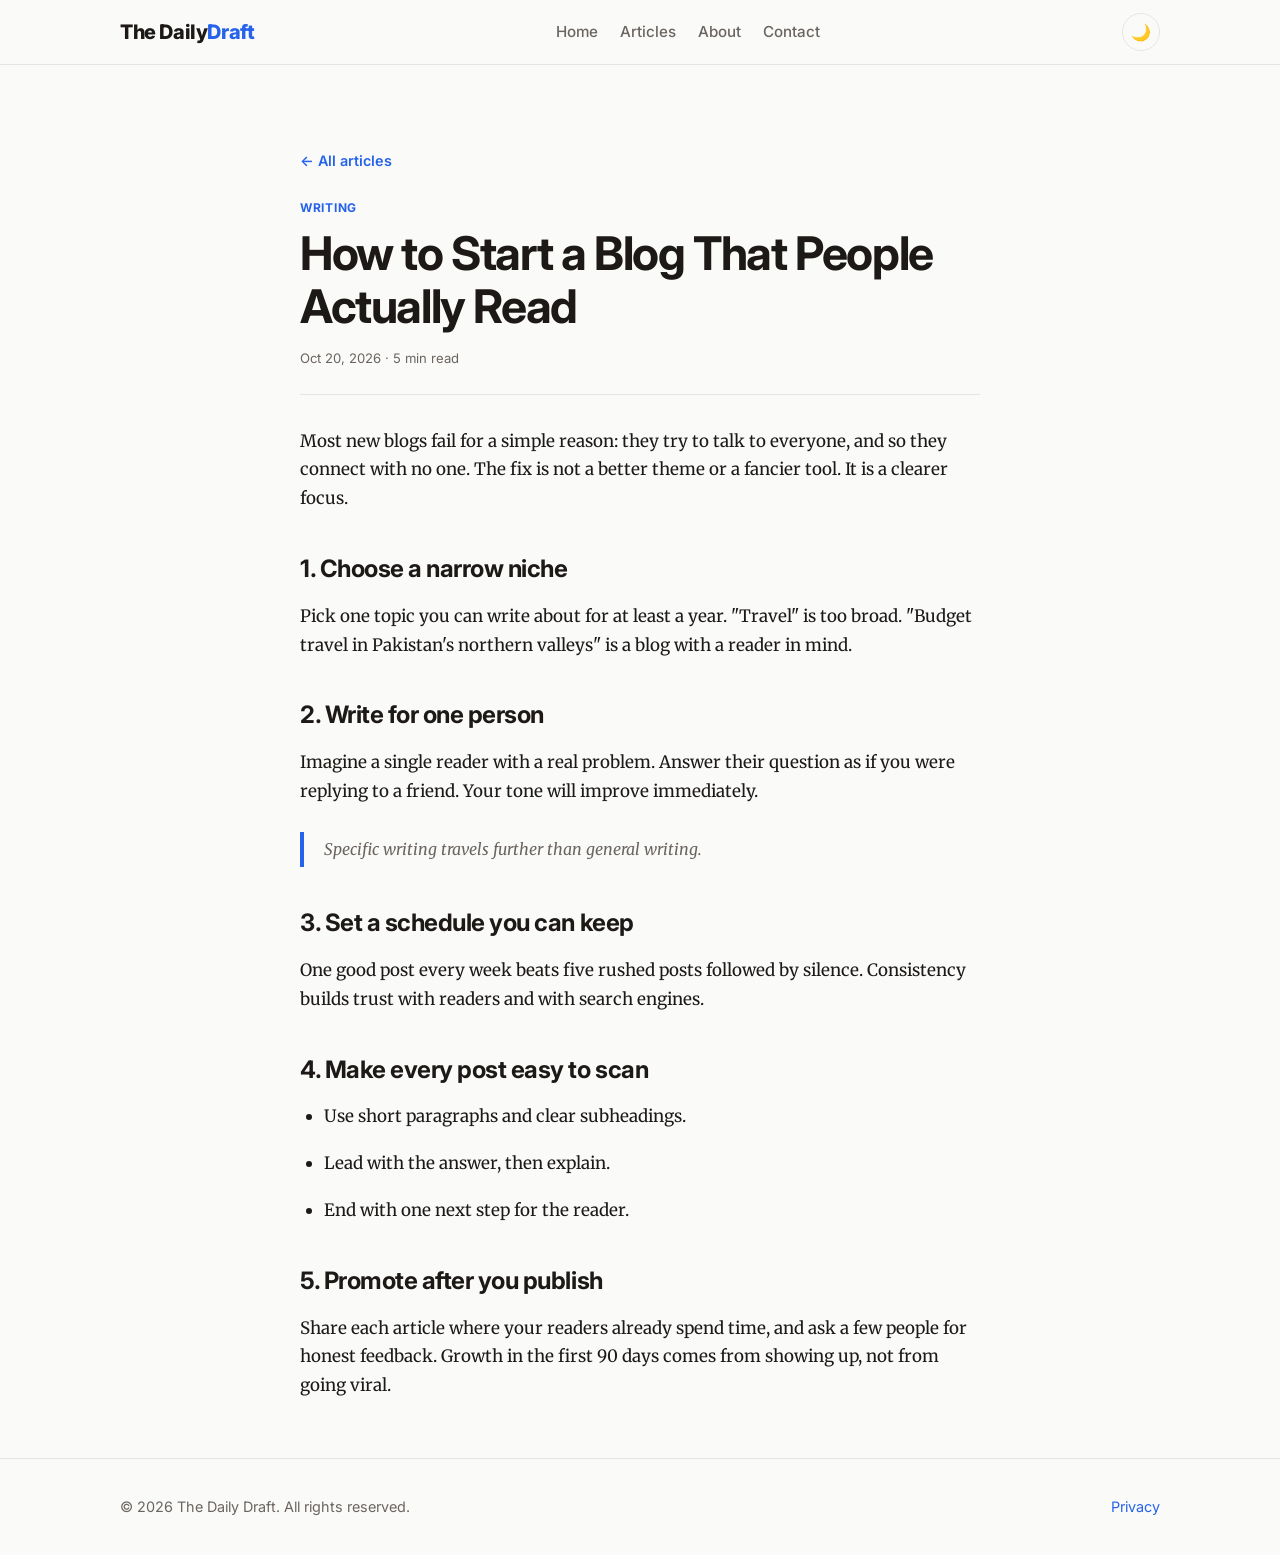
<file: posts/start-a-blog.html>
<!doctype html>
<html lang="en">
<head>
<meta charset="utf-8">
<meta name="viewport" content="width=device-width,initial-scale=1">
<title>How to Start a Blog That People Actually Read | The Daily Draft</title>
<meta name="description" content="Pick a niche, write for one reader, and publish on a schedule you can keep.">
<meta name="robots" content="index,follow,max-image-preview:large">
<link rel="canonical" href="https://infohumseo-crypto.github.io/news-hub/posts/start-a-blog.html">
<meta property="og:type" content="article">
<meta property="og:site_name" content="The Daily Draft">
<meta property="og:title" content="How to Start a Blog That People Actually Read | The Daily Draft">
<meta property="og:description" content="Pick a niche, write for one reader, and publish on a schedule you can keep.">
<meta property="og:url" content="https://infohumseo-crypto.github.io/news-hub/posts/start-a-blog.html">
<meta name="twitter:card" content="summary">
<meta name="twitter:title" content="How to Start a Blog That People Actually Read | The Daily Draft">
<meta name="twitter:description" content="Pick a niche, write for one reader, and publish on a schedule you can keep.">
<link rel="preconnect" href="https://fonts.googleapis.com">
<link href="https://fonts.googleapis.com/css2?family=Inter:wght@400;500;600;700;800&family=Merriweather:wght@400;700&display=swap" rel="stylesheet">
<link rel="stylesheet" href="../style.css">
</head>
<body data-root="../">
<div class="progress" id="progress"></div>
<header class="site-header">
  <div class="container nav">
    <a class="logo" href="../index.html">The Daily<span>Draft</span></a>
    <ul class="nav-links" id="navLinks">
      <li><a href="../index.html">Home</a></li>
      <li><a href="../index.html#posts">Articles</a></li>
      <li><a href="../about.html">About</a></li>
      <li><a href="../contact.html">Contact</a></li>
    </ul>
    <div>
      <button class="icon-btn" id="themeBtn" aria-label="Toggle dark mode">🌙</button>
      <button class="icon-btn menu-btn" id="menuBtn" aria-label="Menu">☰</button>
    </div>
  </div>
</header>

<main class="article">
  <a class="back" href="../index.html">← All articles</a>
  <span class="tag" style="margin-top:24px">Writing</span>
  <h1>How to Start a Blog That People Actually Read</h1>
  <div class="meta">Oct 20, 2026 · 5 min read</div>

  <p>Most new blogs fail for a simple reason: they try to talk to everyone, and so they connect with no one. The fix is not a better theme or a fancier tool. It is a clearer focus.</p>

  <h2>1. Choose a narrow niche</h2>
  <p>Pick one topic you can write about for at least a year. "Travel" is too broad. "Budget travel in Pakistan's northern valleys" is a blog with a reader in mind.</p>

  <h2>2. Write for one person</h2>
  <p>Imagine a single reader with a real problem. Answer their question as if you were replying to a friend. Your tone will improve immediately.</p>
  <blockquote>Specific writing travels further than general writing.</blockquote>

  <h2>3. Set a schedule you can keep</h2>
  <p>One good post every week beats five rushed posts followed by silence. Consistency builds trust with readers and with search engines.</p>

  <h2>4. Make every post easy to scan</h2>
  <ul>
    <li>Use short paragraphs and clear subheadings.</li>
    <li>Lead with the answer, then explain.</li>
    <li>End with one next step for the reader.</li>
  </ul>

  <h2>5. Promote after you publish</h2>
  <p>Share each article where your readers already spend time, and ask a few people for honest feedback. Growth in the first 90 days comes from showing up, not from going viral.</p>
</main>

<footer class="site-footer">
  <div class="container footer-inner">
    <span>© <span id="year">2026</span> The Daily Draft. All rights reserved.</span>
    <span><a href="../privacy.html">Privacy</a></span>
  </div>
</footer>
<script src="../script.js"></script>
</body>
</html>
</file>
<file: style.css>
:root{
  --bg:#fafaf9;--surface:#ffffff;--text:#1c1917;--muted:#6b6560;--border:#e7e5e4;
  --accent:#2563eb;--accent-soft:#dbeafe;--radius:14px;
  --font:"Inter",system-ui,-apple-system,"Segoe UI",Roboto,sans-serif;
  --serif:"Merriweather",Georgia,serif;
}
[data-theme="dark"]{
  --bg:#0c0a09;--surface:#1c1917;--text:#f5f5f4;--muted:#a8a29e;--border:#292524;
  --accent:#60a5fa;--accent-soft:#1e3a8a;
}
*{box-sizing:border-box;margin:0;padding:0}
html{scroll-behavior:smooth}
body{font-family:var(--font);background:var(--bg);color:var(--text);line-height:1.7;-webkit-font-smoothing:antialiased;transition:background .2s,color .2s}
a{color:var(--accent);text-decoration:none}
a:hover{text-decoration:underline}
.container{max-width:1080px;margin:0 auto;padding:0 20px}

/* header */
.site-header{position:sticky;top:0;z-index:10;background:color-mix(in srgb,var(--bg) 85%,transparent);backdrop-filter:blur(10px);border-bottom:1px solid var(--border)}
.nav{display:flex;align-items:center;justify-content:space-between;height:64px}
.logo{font-weight:800;font-size:1.25rem;color:var(--text);letter-spacing:-.02em}
.logo span{color:var(--accent)}
.nav-links{display:flex;align-items:center;gap:22px;list-style:none}
.nav-links a{color:var(--muted);font-weight:500;font-size:.95rem}
.nav-links a:hover,.nav-links a.active{color:var(--text);text-decoration:none}
.icon-btn{background:none;border:1px solid var(--border);color:var(--text);width:38px;height:38px;border-radius:50%;cursor:pointer;font-size:1rem}
.menu-btn{display:none}

/* hero */
.hero{padding:84px 0 56px;text-align:center}
.eyebrow{display:inline-block;background:var(--accent-soft);color:var(--accent);padding:4px 14px;border-radius:99px;font-size:.8rem;font-weight:600;margin-bottom:18px}
.hero h1{font-size:clamp(2.2rem,6vw,3.8rem);line-height:1.1;letter-spacing:-.035em;font-weight:800;max-width:780px;margin:0 auto 18px}
.hero p{color:var(--muted);font-size:1.15rem;max-width:580px;margin:0 auto 28px}
.btn{display:inline-block;background:var(--accent);color:#fff;padding:12px 26px;border-radius:99px;font-weight:600;border:none;cursor:pointer;font-size:1rem}
.btn:hover{text-decoration:none;opacity:.9}

/* controls */
.controls{display:flex;flex-wrap:wrap;gap:12px;align-items:center;justify-content:space-between;margin-bottom:28px}
.search{flex:1;min-width:220px;padding:11px 18px;border-radius:99px;border:1px solid var(--border);background:var(--surface);color:var(--text);font-size:.95rem;font-family:inherit}
.search:focus{outline:2px solid var(--accent);outline-offset:1px}
.chips{display:flex;flex-wrap:wrap;gap:8px}
.chip{padding:7px 16px;border-radius:99px;border:1px solid var(--border);background:var(--surface);color:var(--muted);cursor:pointer;font-size:.85rem;font-weight:500;font-family:inherit}
.chip.active{background:var(--text);color:var(--bg);border-color:var(--text)}

/* cards */
.grid{display:grid;grid-template-columns:repeat(auto-fill,minmax(310px,1fr));gap:24px;margin-bottom:72px}
.card{background:var(--surface);border:1px solid var(--border);border-radius:var(--radius);overflow:hidden;display:flex;flex-direction:column;transition:transform .2s,box-shadow .2s}
.card:hover{transform:translateY(-4px);box-shadow:0 14px 30px rgba(0,0,0,.08)}
.card-img{height:170px;display:flex;align-items:center;justify-content:center;font-size:3.2rem}
.card-body{padding:22px;display:flex;flex-direction:column;flex:1}
.tag{font-size:.75rem;font-weight:700;text-transform:uppercase;letter-spacing:.06em;color:var(--accent);margin-bottom:8px}
.card h3{font-size:1.2rem;line-height:1.35;margin-bottom:8px;letter-spacing:-.01em}
.card h3 a{color:var(--text)}
.card p{color:var(--muted);font-size:.95rem;flex:1}
.meta{margin-top:16px;font-size:.82rem;color:var(--muted)}
.empty{grid-column:1/-1;text-align:center;color:var(--muted);padding:40px 0}

/* article */
.article{max-width:720px;margin:0 auto;padding:56px 20px 40px}
.article .tag{display:block}
.article h1{font-size:clamp(2rem,5vw,2.9rem);line-height:1.15;letter-spacing:-.03em;margin:6px 0 14px}
.article .meta{margin:0 0 32px;padding-bottom:24px;border-bottom:1px solid var(--border)}
.article h2{font-size:1.5rem;margin:36px 0 12px;letter-spacing:-.02em}
.article p,.article li{font-family:var(--serif);font-size:1.06rem;margin-bottom:18px}
.article ul,.article ol{padding-left:24px;margin-bottom:18px}
.article blockquote{border-left:4px solid var(--accent);padding:4px 20px;margin:26px 0;color:var(--muted);font-style:italic;font-family:var(--serif)}
.article code{background:var(--accent-soft);color:var(--accent);padding:2px 7px;border-radius:6px;font-size:.9em}
.article pre{background:#0c0a09;color:#e7e5e4;padding:18px;border-radius:12px;overflow-x:auto;margin-bottom:22px;font-size:.9rem}
.article pre code{background:none;color:inherit;padding:0}
.progress{position:fixed;top:0;left:0;height:3px;background:var(--accent);width:0;z-index:20}
.back{display:inline-block;margin:28px 0 0;font-weight:600;font-size:.9rem}

/* newsletter + footer */
.newsletter{background:var(--surface);border:1px solid var(--border);border-radius:var(--radius);padding:44px 24px;text-align:center;margin-bottom:72px}
.newsletter h2{font-size:1.6rem;margin-bottom:8px;letter-spacing:-.02em}
.newsletter p{color:var(--muted);margin-bottom:20px}
.newsletter form{display:flex;gap:10px;justify-content:center;flex-wrap:wrap}
.newsletter input{padding:12px 20px;border-radius:99px;border:1px solid var(--border);background:var(--bg);color:var(--text);min-width:260px;font-family:inherit}
.site-footer{border-top:1px solid var(--border);padding:36px 0;color:var(--muted);font-size:.9rem}
.footer-inner{display:flex;flex-wrap:wrap;justify-content:space-between;gap:12px}

/* about */
.about{max-width:720px;margin:0 auto;padding:64px 20px}
.about h1{font-size:2.6rem;letter-spacing:-.03em;margin-bottom:18px}
.about p{margin-bottom:18px;font-size:1.05rem;color:var(--muted)}

@media(max-width:720px){
  .menu-btn{display:inline-block}
  .nav-links{display:none;position:absolute;top:64px;left:0;right:0;flex-direction:column;align-items:flex-start;background:var(--bg);border-bottom:1px solid var(--border);padding:18px 20px}
  .nav-links.open{display:flex}
  .hero{padding:56px 0 36px}
}

/* table of contents + related */
.toc{background:var(--surface);border:1px solid var(--border);border-radius:var(--radius);padding:18px 22px;margin:0 0 30px}
.toc ul{list-style:none;padding:0;margin:10px 0 0}
.toc li{font-family:var(--font);font-size:.95rem;margin:0 0 6px}
.related{margin-top:48px;padding-top:24px;border-top:1px solid var(--border)}
.related h2{margin-top:0}
.related ul{list-style:none;padding:0}
.related li{font-family:var(--font);margin-bottom:10px}
.article h2{scroll-margin-top:84px}
</file>
